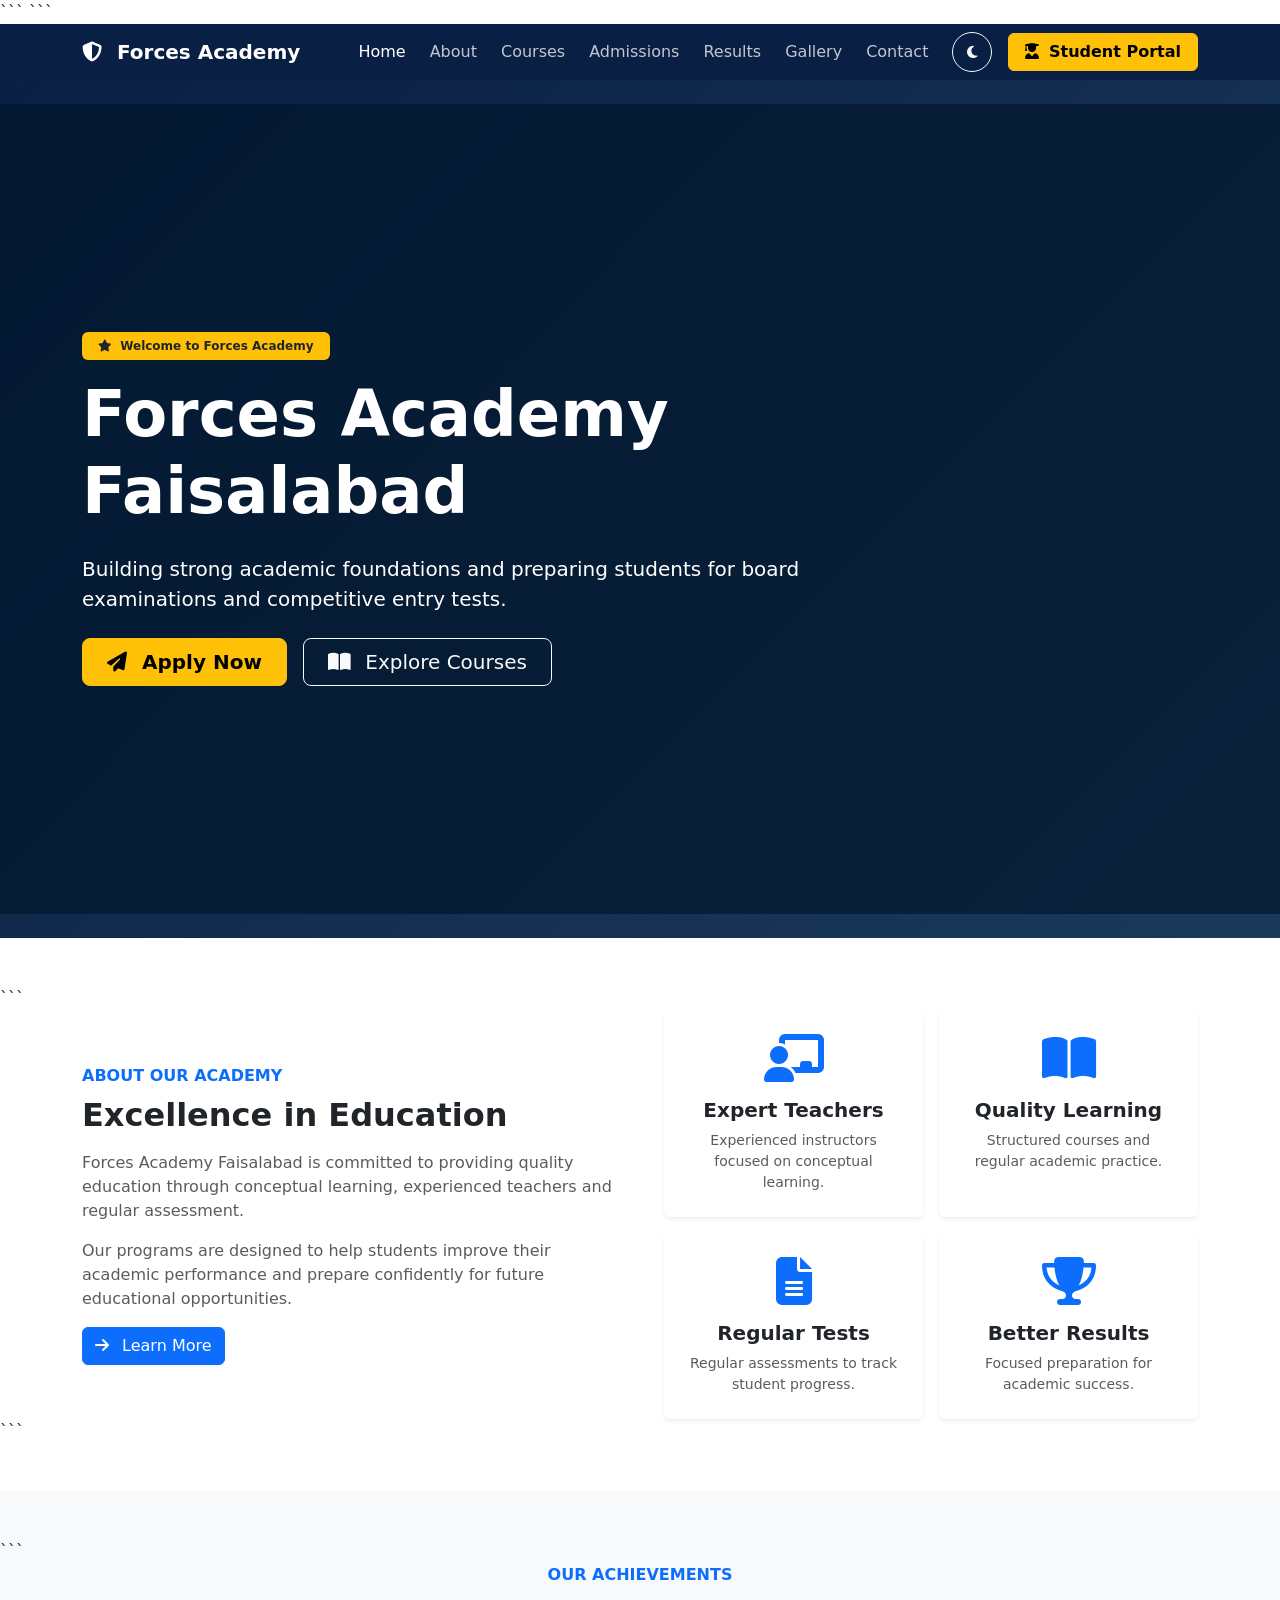
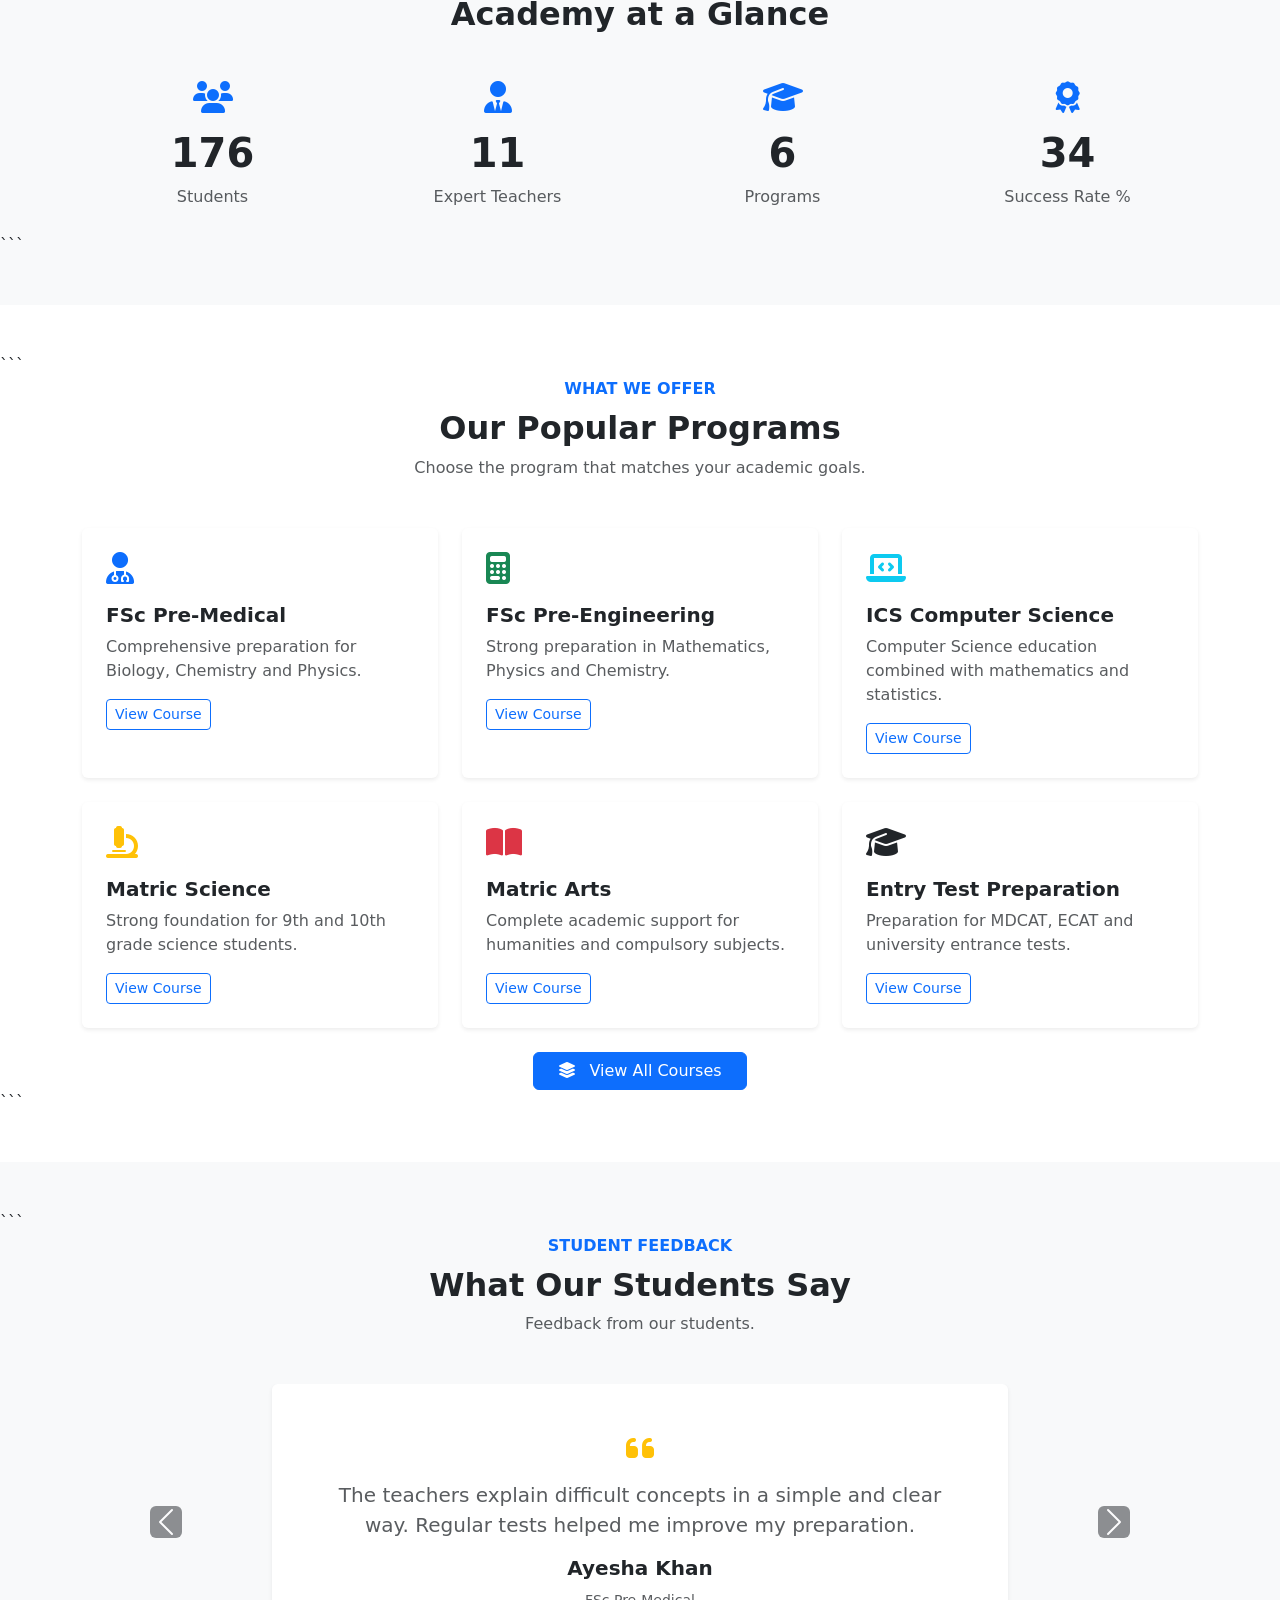
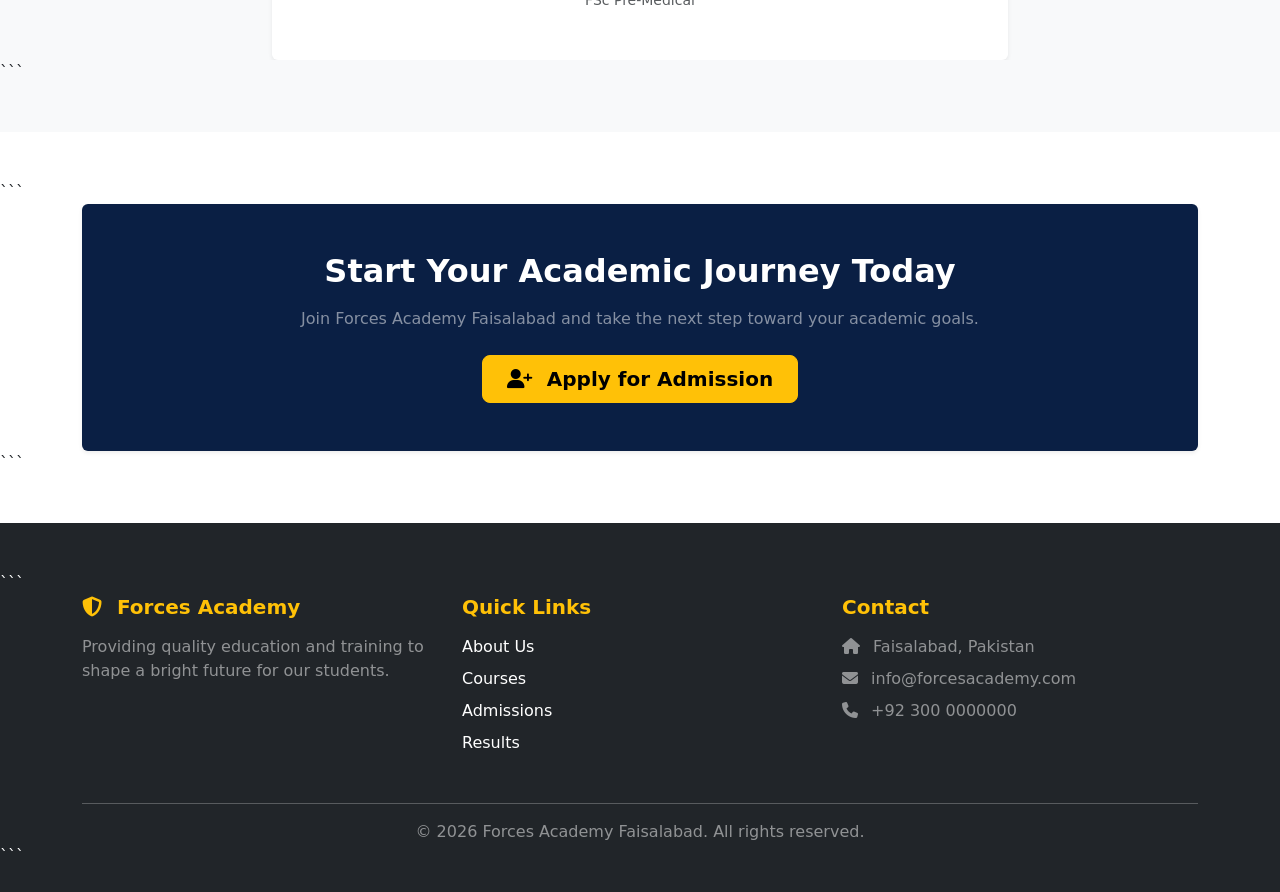
<file: index.html>
<!DOCTYPE html>

<html lang="en">

<head>

```
<meta charset="UTF-8">
<meta name="viewport" content="width=device-width, initial-scale=1.0">

<title>Forces Academy Faisalabad</title>

<!-- =====================================================
     BOOTSTRAP 5
====================================================== -->

<link
    href="https://cdn.jsdelivr.net/npm/bootstrap@5.3.0/dist/css/bootstrap.min.css"
    rel="stylesheet"
>

<!-- =====================================================
     FONT AWESOME
====================================================== -->

<link
    rel="stylesheet"
    href="https://cdnjs.cloudflare.com/ajax/libs/font-awesome/6.4.0/css/all.min.css"
>

<!-- =====================================================
     CUSTOM CSS
====================================================== -->

<link rel="stylesheet" href="css/style.css">

<!-- =====================================================
     APPLY SAVED THEME BEFORE PAGE LOAD
====================================================== -->

<script>
    (function () {

        const savedTheme = localStorage.getItem("theme");

        if (savedTheme === "dark") {
            document.documentElement.classList.add("dark-mode-loading");
        }

    })();
</script>
```

</head>

<body>

<!-- =========================================================
     NAVBAR
========================================================= -->

<nav class="navbar navbar-expand-lg sticky-top" id="mainNav">

```
<div class="container">

    <!-- Logo -->

    <a
        class="navbar-brand fw-bold"
        href="index.html"
    >

        <i class="fas fa-shield-halved me-2"></i>

        Forces Academy

    </a>


    <!-- Mobile Button -->

    <button
        class="navbar-toggler"
        type="button"
        data-bs-toggle="collapse"
        data-bs-target="#navMenu"
        aria-controls="navMenu"
        aria-expanded="false"
        aria-label="Toggle navigation"
    >

        <span class="navbar-toggler-icon"></span>

    </button>


    <!-- Navigation -->

    <div
        class="collapse navbar-collapse"
        id="navMenu"
    >

        <ul class="navbar-nav ms-auto align-items-lg-center gap-lg-2">


            <!-- Home -->

            <li class="nav-item">

                <a
                    class="nav-link active"
                    href="index.html"
                >
                    Home
                </a>

            </li>


            <!-- About -->

            <li class="nav-item">

                <a
                    class="nav-link"
                    href="about.html"
                >
                    About
                </a>

            </li>


            <!-- Courses -->

            <li class="nav-item">

                <a
                    class="nav-link"
                    href="courses.html"
                >
                    Courses
                </a>

            </li>


            <!-- Admissions -->

            <li class="nav-item">

                <a
                    class="nav-link"
                    href="admissions.html"
                >
                    Admissions
                </a>

            </li>


            <!-- Results -->

            <li class="nav-item">

                <a
                    class="nav-link"
                    href="results.html"
                >
                    Results
                </a>

            </li>


            <!-- Gallery -->

            <li class="nav-item">

                <a
                    class="nav-link"
                    href="gallery.html"
                >
                    Gallery
                </a>

            </li>


            <!-- Contact -->

            <li class="nav-item">

                <a
                    class="nav-link"
                    href="contact.html"
                >
                    Contact
                </a>

            </li>


            <!-- =================================================
                 DARK / LIGHT MODE
            ================================================== -->

            <li class="nav-item">

                <button
                    id="theme-toggle"
                    type="button"
                    class="btn btn-sm theme-toggle-btn btn-outline-light ms-lg-2"
                    title="Toggle Dark/Light Mode"
                    aria-label="Toggle Dark/Light Mode"
                >

                    <i
                        id="theme-icon"
                        class="fas fa-moon"
                    ></i>

                </button>

            </li>


            <!-- =================================================
                 STUDENT PORTAL
            ================================================== -->

            <li class="nav-item">

                <a
                    class="btn btn-warning fw-semibold px-3 ms-lg-2"
                    href="https://forces-academy-lms.infinityfreeapp.com/"
                    target="_blank"
                    rel="noopener noreferrer"
                >

                    <i class="fas fa-user-graduate me-1"></i>

                    Student Portal

                </a>

            </li>

        </ul>

    </div>

</div>
```

</nav>

<!-- =========================================================
     HERO SECTION
========================================================= -->

<section id="hero">

```
<div class="hero-overlay">

    <div class="container">

        <div class="row align-items-center min-vh-75">

            <div
                class="col-lg-8 text-white animate-fade-in"
            >

                <span
                    class="badge bg-warning text-dark mb-3 px-3 py-2"
                >

                    <i class="fas fa-star me-1"></i>

                    Welcome to Forces Academy

                </span>


                <h1 class="display-3 fw-bold mb-4">

                    Forces Academy Faisalabad

                </h1>


                <p class="lead mb-4">

                    Building strong academic foundations and preparing
                    students for board examinations and competitive
                    entry tests.

                </p>


                <div class="d-flex flex-wrap gap-3">


                    <!-- Apply Now -->

                    <a
                        href="admissions.html"
                        class="btn btn-warning btn-lg fw-semibold px-4"
                    >

                        <i class="fas fa-paper-plane me-2"></i>

                        Apply Now

                    </a>


                    <!-- Explore Courses -->

                    <a
                        href="courses.html"
                        class="btn btn-outline-light btn-lg px-4"
                    >

                        <i class="fas fa-book-open me-2"></i>

                        Explore Courses

                    </a>

                </div>

            </div>

        </div>

    </div>

</div>
```

</section>

<!-- =========================================================
     INTRODUCTION
========================================================= -->

<section class="py-5">

```
<div class="container">

    <div class="row align-items-center g-5">


        <!-- Introduction Text -->

        <div class="col-lg-6">

            <span class="text-primary fw-semibold">

                ABOUT OUR ACADEMY

            </span>


            <h2 class="fw-bold mb-3 mt-2">

                Excellence in Education

            </h2>


            <p class="text-muted">

                Forces Academy Faisalabad is committed to providing
                quality education through conceptual learning,
                experienced teachers and regular assessment.

            </p>


            <p class="text-muted">

                Our programs are designed to help students improve
                their academic performance and prepare confidently
                for future educational opportunities.

            </p>


            <a
                href="about.html"
                class="btn btn-primary"
            >

                <i class="fas fa-arrow-right me-2"></i>

                Learn More

            </a>

        </div>


        <!-- Features -->

        <div class="col-lg-6">

            <div class="row g-3">


                <!-- Feature 1 -->

                <div class="col-md-6">

                    <div
                        class="card h-100 border-0 shadow-sm text-center p-4"
                    >

                        <i
                            class="fas fa-chalkboard-teacher fa-3x mb-3 text-primary"
                        ></i>


                        <h5 class="fw-bold">

                            Expert Teachers

                        </h5>


                        <p class="text-muted small mb-0">

                            Experienced instructors focused on
                            conceptual learning.

                        </p>

                    </div>

                </div>


                <!-- Feature 2 -->

                <div class="col-md-6">

                    <div
                        class="card h-100 border-0 shadow-sm text-center p-4"
                    >

                        <i
                            class="fas fa-book-open fa-3x mb-3 text-primary"
                        ></i>


                        <h5 class="fw-bold">

                            Quality Learning

                        </h5>


                        <p class="text-muted small mb-0">

                            Structured courses and regular academic
                            practice.

                        </p>

                    </div>

                </div>


                <!-- Feature 3 -->

                <div class="col-md-6">

                    <div
                        class="card h-100 border-0 shadow-sm text-center p-4"
                    >

                        <i
                            class="fas fa-file-alt fa-3x mb-3 text-primary"
                        ></i>


                        <h5 class="fw-bold">

                            Regular Tests

                        </h5>


                        <p class="text-muted small mb-0">

                            Regular assessments to track student
                            progress.

                        </p>

                    </div>

                </div>


                <!-- Feature 4 -->

                <div class="col-md-6">

                    <div
                        class="card h-100 border-0 shadow-sm text-center p-4"
                    >

                        <i
                            class="fas fa-trophy fa-3x mb-3 text-primary"
                        ></i>


                        <h5 class="fw-bold">

                            Better Results

                        </h5>


                        <p class="text-muted small mb-0">

                            Focused preparation for academic success.

                        </p>

                    </div>

                </div>

            </div>

        </div>

    </div>

</div>
```

</section>

<!-- =========================================================
     STATS SECTION
========================================================= -->

<section
    id="stats-section"
    class="py-5 bg-light"
>

```
<div class="container">

    <div class="text-center mb-4">

        <span class="text-primary fw-semibold">

            OUR ACHIEVEMENTS

        </span>


        <h2 class="fw-bold mt-2">

            Academy at a Glance

        </h2>

    </div>


    <div class="row text-center g-4">


        <!-- Students -->

        <div class="col-6 col-lg-3">

            <div class="p-4">

                <i
                    class="fas fa-users fa-2x text-primary mb-3"
                ></i>


                <h2
                    class="fw-bold display-6"
                    data-target="500"
                >
                    0
                </h2>


                <p class="text-muted mb-0">

                    Students

                </p>

            </div>

        </div>


        <!-- Teachers -->

        <div class="col-6 col-lg-3">

            <div class="p-4">

                <i
                    class="fas fa-user-tie fa-2x text-primary mb-3"
                ></i>


                <h2
                    class="fw-bold display-6"
                    data-target="30"
                >
                    0
                </h2>


                <p class="text-muted mb-0">

                    Expert Teachers

                </p>

            </div>

        </div>


        <!-- Programs -->

        <div class="col-6 col-lg-3">

            <div class="p-4">

                <i
                    class="fas fa-graduation-cap fa-2x text-primary mb-3"
                ></i>


                <h2
                    class="fw-bold display-6"
                    data-target="15"
                >
                    0
                </h2>


                <p class="text-muted mb-0">

                    Programs

                </p>

            </div>

        </div>


        <!-- Success -->

        <div class="col-6 col-lg-3">

            <div class="p-4">

                <i
                    class="fas fa-award fa-2x text-primary mb-3"
                ></i>


                <h2
                    class="fw-bold display-6"
                    data-target="95"
                >
                    0
                </h2>


                <p class="text-muted mb-0">

                    Success Rate %

                </p>

            </div>

        </div>

    </div>

</div>
```

</section>

<!-- =========================================================
     COURSES SECTION
========================================================= -->

<section class="py-5">

```
<div class="container">

    <div class="text-center mb-5">

        <span class="text-primary fw-semibold">

            WHAT WE OFFER

        </span>


        <h2 class="fw-bold mt-2">

            Our Popular Programs

        </h2>


        <p class="text-muted">

            Choose the program that matches your academic goals.

        </p>

    </div>


    <div class="row g-4">


        <!-- Course 1 -->

        <div class="col-md-6 col-lg-4">

            <div class="card h-100 border-0 shadow-sm">

                <div class="card-body p-4">

                    <div class="mb-3 text-primary">

                        <i class="fas fa-user-md fa-2x"></i>

                    </div>


                    <h5 class="fw-bold">

                        FSc Pre-Medical

                    </h5>


                    <p class="text-muted">

                        Comprehensive preparation for Biology,
                        Chemistry and Physics.

                    </p>


                    <a
                        href="courses.html"
                        class="btn btn-outline-primary btn-sm"
                    >

                        View Course

                    </a>

                </div>

            </div>

        </div>


        <!-- Course 2 -->

        <div class="col-md-6 col-lg-4">

            <div class="card h-100 border-0 shadow-sm">

                <div class="card-body p-4">

                    <div class="mb-3 text-success">

                        <i class="fas fa-calculator fa-2x"></i>

                    </div>


                    <h5 class="fw-bold">

                        FSc Pre-Engineering

                    </h5>


                    <p class="text-muted">

                        Strong preparation in Mathematics,
                        Physics and Chemistry.

                    </p>


                    <a
                        href="courses.html"
                        class="btn btn-outline-primary btn-sm"
                    >

                        View Course

                    </a>

                </div>

            </div>

        </div>


        <!-- Course 3 -->

        <div class="col-md-6 col-lg-4">

            <div class="card h-100 border-0 shadow-sm">

                <div class="card-body p-4">

                    <div class="mb-3 text-info">

                        <i class="fas fa-laptop-code fa-2x"></i>

                    </div>


                    <h5 class="fw-bold">

                        ICS Computer Science

                    </h5>


                    <p class="text-muted">

                        Computer Science education combined with
                        mathematics and statistics.

                    </p>


                    <a
                        href="courses.html"
                        class="btn btn-outline-primary btn-sm"
                    >

                        View Course

                    </a>

                </div>

            </div>

        </div>


        <!-- Course 4 -->

        <div class="col-md-6 col-lg-4">

            <div class="card h-100 border-0 shadow-sm">

                <div class="card-body p-4">

                    <div class="mb-3 text-warning">

                        <i class="fas fa-microscope fa-2x"></i>

                    </div>


                    <h5 class="fw-bold">

                        Matric Science

                    </h5>


                    <p class="text-muted">

                        Strong foundation for 9th and 10th grade
                        science students.

                    </p>


                    <a
                        href="courses.html"
                        class="btn btn-outline-primary btn-sm"
                    >

                        View Course

                    </a>

                </div>

            </div>

        </div>


        <!-- Course 5 -->

        <div class="col-md-6 col-lg-4">

            <div class="card h-100 border-0 shadow-sm">

                <div class="card-body p-4">

                    <div class="mb-3 text-danger">

                        <i class="fas fa-book-open fa-2x"></i>

                    </div>


                    <h5 class="fw-bold">

                        Matric Arts

                    </h5>


                    <p class="text-muted">

                        Complete academic support for humanities
                        and compulsory subjects.

                    </p>


                    <a
                        href="courses.html"
                        class="btn btn-outline-primary btn-sm"
                    >

                        View Course

                    </a>

                </div>

            </div>

        </div>


        <!-- Course 6 -->

        <div class="col-md-6 col-lg-4">

            <div class="card h-100 border-0 shadow-sm">

                <div class="card-body p-4">

                    <div class="mb-3 text-dark">

                        <i class="fas fa-graduation-cap fa-2x"></i>

                    </div>


                    <h5 class="fw-bold">

                        Entry Test Preparation

                    </h5>


                    <p class="text-muted">

                        Preparation for MDCAT, ECAT and university
                        entrance tests.

                    </p>


                    <a
                        href="courses.html"
                        class="btn btn-outline-primary btn-sm"
                    >

                        View Course

                    </a>

                </div>

            </div>

        </div>

    </div>


    <!-- View All Courses -->

    <div class="text-center mt-4">

        <a
            href="courses.html"
            class="btn btn-primary px-4"
        >

            <i class="fas fa-layer-group me-2"></i>

            View All Courses

        </a>

    </div>

</div>
```

</section>

<!-- =========================================================
     TESTIMONIALS
========================================================= -->

<section class="py-5 bg-light">

```
<div class="container">

    <div class="text-center mb-5">

        <span class="text-primary fw-semibold">

            STUDENT FEEDBACK

        </span>


        <h2 class="fw-bold mt-2">

            What Our Students Say

        </h2>


        <p class="text-muted">

            Feedback from our students.

        </p>

    </div>


    <div
        id="testimonialCarousel"
        class="carousel slide"
        data-bs-ride="carousel"
    >

        <div class="carousel-inner">


            <!-- Testimonial 1 -->

            <div class="carousel-item active">

                <div class="row justify-content-center">

                    <div class="col-lg-8">

                        <div class="card border-0 shadow-sm">

                            <div
                                class="card-body p-5 text-center"
                            >

                                <i
                                    class="fas fa-quote-left fa-2x text-warning mb-3"
                                ></i>


                                <p class="lead text-muted">

                                    The teachers explain difficult
                                    concepts in a simple and clear way.
                                    Regular tests helped me improve
                                    my preparation.

                                </p>


                                <h5 class="fw-bold">

                                    Ayesha Khan

                                </h5>


                                <small class="text-muted">

                                    FSc Pre-Medical

                                </small>

                            </div>

                        </div>

                    </div>

                </div>

            </div>


            <!-- Testimonial 2 -->

            <div class="carousel-item">

                <div class="row justify-content-center">

                    <div class="col-lg-8">

                        <div class="card border-0 shadow-sm">

                            <div
                                class="card-body p-5 text-center"
                            >

                                <i
                                    class="fas fa-quote-left fa-2x text-warning mb-3"
                                ></i>


                                <p class="lead text-muted">

                                    The academy provides a good learning
                                    environment and focuses on both
                                    concepts and exam preparation.

                                </p>


                                <h5 class="fw-bold">

                                    Muhammad Bilal

                                </h5>


                                <small class="text-muted">

                                    FSc Pre-Engineering

                                </small>

                            </div>

                        </div>

                    </div>

                </div>

            </div>


            <!-- Testimonial 3 -->

            <div class="carousel-item">

                <div class="row justify-content-center">

                    <div class="col-lg-8">

                        <div class="card border-0 shadow-sm">

                            <div class="card-body p-5 text-center">

                                <i
                                    class="fas fa-quote-left fa-2x text-warning mb-3"
                                ></i>


                                <p class="lead text-muted">

                                    I found the entry test preparation
                                    very helpful. The regular practice
                                    sessions improved my confidence.

                                </p>


                                <h5 class="fw-bold">

                                    Zainab Fatima

                                </h5>


                                <small class="text-muted">

                                    Entry Test Preparation

                                </small>

                            </div>

                        </div>

                    </div>

                </div>

            </div>

        </div>


        <!-- Previous -->

        <button
            class="carousel-control-prev"
            type="button"
            data-bs-target="#testimonialCarousel"
            data-bs-slide="prev"
        >

            <span
                class="carousel-control-prev-icon bg-dark rounded"
            ></span>

            <span class="visually-hidden">

                Previous

            </span>

        </button>


        <!-- Next -->

        <button
            class="carousel-control-next"
            type="button"
            data-bs-target="#testimonialCarousel"
            data-bs-slide="next"
        >

            <span
                class="carousel-control-next-icon bg-dark rounded"
            ></span>

            <span class="visually-hidden">

                Next

            </span>

        </button>

    </div>

</div>
```

</section>

<!-- =========================================================
     CALL TO ACTION
========================================================= -->

<section class="py-5">

```
<div class="container">

    <div
        class="p-5 text-center rounded shadow-sm"
        style="background-color:#0a1f44;"
    >

        <h2 class="fw-bold text-white mb-3">

            Start Your Academic Journey Today

        </h2>


        <p class="text-white-50 mb-4">

            Join Forces Academy Faisalabad and take the next step
            toward your academic goals.

        </p>


        <a
            href="admissions.html"
            class="btn btn-warning btn-lg fw-semibold px-4"
        >

            <i class="fas fa-user-plus me-2"></i>

            Apply for Admission

        </a>

    </div>

</div>
```

</section>

<!-- =========================================================
     FOOTER
========================================================= -->

<footer class="bg-dark text-white pt-5 pb-4">

```
<div class="container">

    <div class="row text-center text-md-start">


        <!-- About -->

        <div class="col-md-4 mb-4">

            <h5 class="text-warning fw-bold mb-3">

                <i class="fas fa-shield-halved me-2"></i>

                Forces Academy

            </h5>


            <p class="text-white-50">

                Providing quality education and training to shape
                a bright future for our students.

            </p>

        </div>


        <!-- Quick Links -->

        <div class="col-md-4 mb-4">

            <h5 class="text-warning fw-bold mb-3">

                Quick Links

            </h5>


            <p class="mb-2">

                <a
                    href="about.html"
                    class="text-white text-decoration-none"
                >
                    About Us
                </a>

            </p>


            <p class="mb-2">

                <a
                    href="courses.html"
                    class="text-white text-decoration-none"
                >
                    Courses
                </a>

            </p>


            <p class="mb-2">

                <a
                    href="admissions.html"
                    class="text-white text-decoration-none"
                >
                    Admissions
                </a>

            </p>


            <p class="mb-2">

                <a
                    href="results.html"
                    class="text-white text-decoration-none"
                >
                    Results
                </a>

            </p>

        </div>


        <!-- Contact -->

        <div class="col-md-4 mb-4">

            <h5 class="text-warning fw-bold mb-3">

                Contact

            </h5>


            <p class="text-white-50 mb-2">

                <i class="fas fa-home me-2"></i>

                Faisalabad, Pakistan

            </p>


            <p class="text-white-50 mb-2">

                <i class="fas fa-envelope me-2"></i>

                info@forcesacademy.com

            </p>


            <p class="text-white-50 mb-2">

                <i class="fas fa-phone me-2"></i>

                +92 300 0000000

            </p>

        </div>

    </div>


    <hr>


    <div class="text-center">

        <p class="mb-0 text-white-50">

            © 2026 Forces Academy Faisalabad.
            All rights reserved.

        </p>

    </div>

</div>
```

</footer>

<!-- =========================================================
     BACK TO TOP BUTTON
========================================================= -->

<button
id="backToTop"
type="button"
class="btn btn-warning rounded-circle position-fixed bottom-0 end-0 m-4 d-none"
style="width:45px; height:45px; z-index:999;"
title="Back to Top"
aria-label="Back to Top"

>

```
<i class="fas fa-arrow-up"></i>
```

</button>

<!-- =========================================================
     BOOTSTRAP JS
========================================================= -->

<script
    src="https://cdn.jsdelivr.net/npm/bootstrap@5.3.0/dist/js/bootstrap.bundle.min.js"
></script>

<!-- =========================================================
     CUSTOM JS
========================================================= -->

<script src="js/main.js"></script>

</body>
</html>
</file>
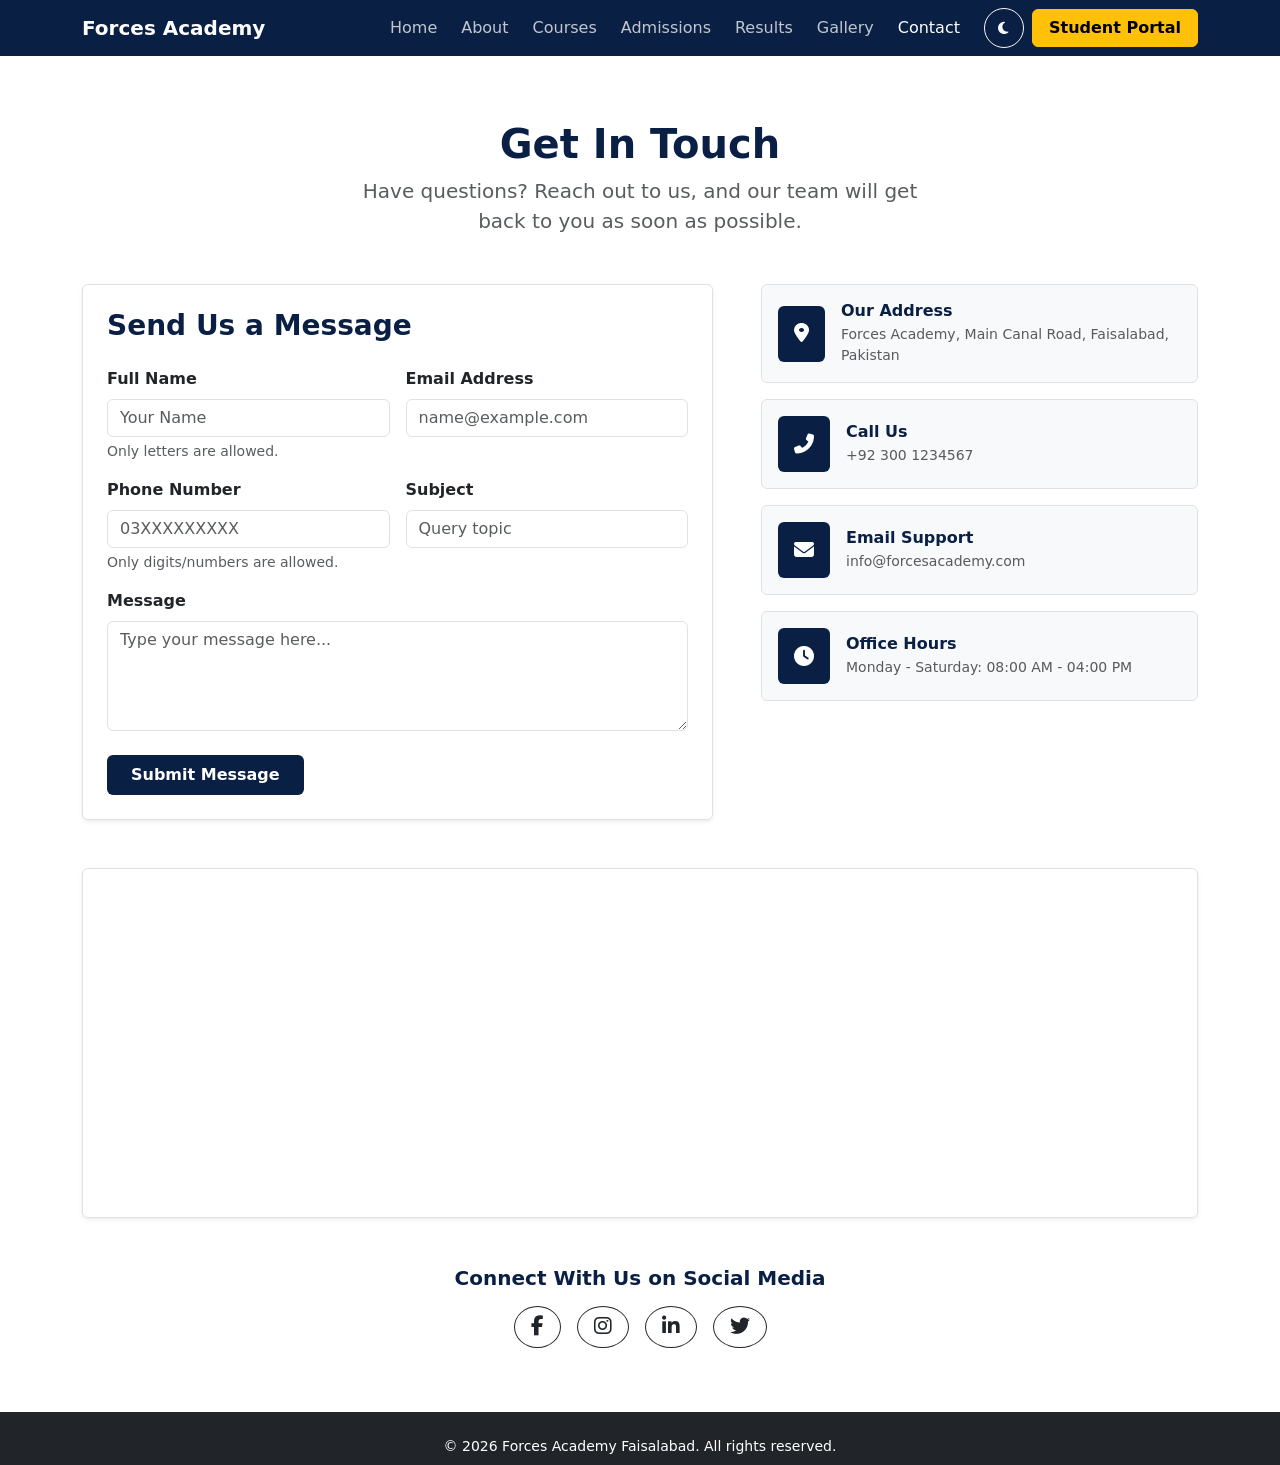
<file: contact.html>
<!DOCTYPE html>
<html lang="en">
<head>
    <meta charset="UTF-8">
    <meta name="viewport" content="width=device-width, initial-scale=1.0">
    <title>Contact Us - Forces Academy Faisalabad</title>
    <!-- Bootstrap 5 CDN -->
    <link href="https://cdn.jsdelivr.net/npm/bootstrap@5.3.0/dist/css/bootstrap.min.css" rel="stylesheet">
    <!-- Font Awesome -->
    <link rel="stylesheet" href="https://cdnjs.cloudflare.com/ajax/libs/font-awesome/6.4.0/css/all.min.css">
    <!-- Custom CSS -->
    <link rel="stylesheet" href="css/style.css">
</head>
<body>

    <!-- NAVBAR SECTION -->
    <nav class="navbar navbar-expand-lg sticky-top" id="mainNav" style="background-color: #0a1f44;">
        <div class="container">
            <a class="navbar-brand fw-bold text-white" href="index.html">Forces Academy</a>
            <button class="navbar-toggler" type="button" data-bs-toggle="collapse" data-bs-target="#navMenu">
                <span class="navbar-toggler-icon"></span>
            </button>
            <div class="collapse navbar-collapse" id="navMenu">
                <ul class="navbar-nav ms-auto align-items-center gap-lg-2">
                    <li class="nav-item"><a class="nav-link text-white-50" href="index.html">Home</a></li>
                    <li class="nav-item"><a class="nav-link text-white-50" href="about.html">About</a></li>
                    <li class="nav-item"><a class="nav-link text-white-50" href="courses.html">Courses</a></li>
                    <li class="nav-item"><a class="nav-link text-white-50" href="admissions.html">Admissions</a></li>
                    <li class="nav-item"><a class="nav-link text-white-50" href="results.html">Results</a></li>
                    <li class="nav-item"><a class="nav-link text-white-50" href="gallery.html">Gallery</a></li>
                    <li class="nav-item"><a class="nav-link active text-white" href="contact.html">Contact</a></li>
                    <li class="nav-item">
                        <button id="theme-toggle" class="btn btn-sm btn-outline-light ms-lg-2" title="Toggle Dark/Light Mode">
                            <i id="theme-icon" class="fas fa-moon"></i>
                        </button>
                    </li>
                    <li class="nav-item"><a class="btn btn-warning fw-semibold px-3" href="https://forces-academy-lms.infinityfreeapp.com/">Student Portal</a></li>
                </ul>
            </div>
        </div>
    </nav>

    <!-- MAIN CONTENT -->
    <main class="container" style="margin-top: 4rem; margin-bottom: 4rem;">
        
        <!-- Heading -->
        <div class="text-center mb-5">
            <h1 class="fw-bold display-6" style="color: #0a1f44;">Get In Touch</h1>
            <p class="lead text-muted mx-auto" style="max-width: 600px;">Have questions? Reach out to us, and our team will get back to you as soon as possible.</p>
        </div>

        <div class="row g-5">
            <!-- SECTION 1: Contact Form -->
            <div class="col-lg-7">
                <div class="p-4 bg-white rounded shadow-sm border">
                    <h3 class="fw-bold mb-4" style="color: #0a1f44;">Send Us a Message</h3>
                    
                    <!-- Alert Message for JS Validation -->
                    <div id="formAlert" class="alert d-none" role="alert"></div>

                    <form id="contactForm" novalidate>
                        <div class="row g-3">
                            <div class="col-md-6">
                                <label for="fullName" class="form-label fw-semibold">Full Name</label>
                                <input type="text" class="form-control" id="fullName" placeholder="Your Name" 
                                       oninput="this.value = this.value.replace(/[^a-zA-Z\s]/g, '')">
                                <div class="form-text small text-muted">Only letters are allowed.</div>
                            </div>
                            <div class="col-md-6">
                                <label for="emailAddr" class="form-label fw-semibold">Email Address</label>
                                <input type="email" class="form-control" id="emailAddr" placeholder="name@example.com">
                            </div>
                            <div class="col-md-6">
                                <label for="phoneNum" class="form-label fw-semibold">Phone Number</label>
                                <input type="tel" class="form-control" id="phoneNum" placeholder="03XXXXXXXXX" 
                                       oninput="this.value = this.value.replace(/[^0-9]/g, '')">
                                <div class="form-text small text-muted">Only digits/numbers are allowed.</div>
                            </div>
                            <div class="col-md-6">
                                <label for="subjectTxt" class="form-label fw-semibold">Subject</label>
                                <input type="text" class="form-control" id="subjectTxt" placeholder="Query topic">
                            </div>
                            <div class="col-12">
                                <label for="messageBody" class="form-label fw-semibold">Message</label>
                                <textarea class="form-control" id="messageBody" rows="4" placeholder="Type your message here..."></textarea>
                            </div>
                            <div class="col-12 mt-4">
                                <button type="submit" class="btn btn-primary px-4 py-2 fw-semibold" style="background-color: #0a1f44; border: none;">Submit Message</button>
                            </div>
                        </div>
                    </form>
                </div>
            </div>

            <!-- SECTION 2: Contact Info Cards -->
            <div class="col-lg-5">
                <div class="row g-3">
                    <!-- Address Card -->
                    <div class="col-12">
                        <div class="p-3 bg-light rounded border d-flex align-items-center">
                            <div class="bg-primary text-white p-3 rounded me-3" style="background-color: #0a1f44 !important;">
                                <i class="fas fa-map-marker-alt fa-lg"></i>
                            </div>
                            <div>
                                <h6 class="fw-bold mb-1" style="color: #0a1f44;">Our Address</h6>
                                <p class="text-muted mb-0 small">Forces Academy, Main Canal Road, Faisalabad, Pakistan</p>
                            </div>
                        </div>
                    </div>
                    <!-- Phone Card -->
                    <div class="col-12">
                        <div class="p-3 bg-light rounded border d-flex align-items-center">
                            <div class="bg-primary text-white p-3 rounded me-3" style="background-color: #0a1f44 !important;">
                                <i class="fas fa-phone-alt fa-lg"></i>
                            </div>
                            <div>
                                <h6 class="fw-bold mb-1" style="color: #0a1f44;">Call Us</h6>
                                <p class="text-muted mb-0 small">+92 300 1234567</p>
                            </div>
                        </div>
                    </div>
                    <!-- Email Card -->
                    <div class="col-12">
                        <div class="p-3 bg-light rounded border d-flex align-items-center">
                            <div class="bg-primary text-white p-3 rounded me-3" style="background-color: #0a1f44 !important;">
                                <i class="fas fa-envelope fa-lg"></i>
                            </div>
                            <div>
                                <h6 class="fw-bold mb-1" style="color: #0a1f44;">Email Support</h6>
                                <p class="text-muted mb-0 small">info@forcesacademy.com</p>
                            </div>
                        </div>
                    </div>
                    <!-- Timing Card -->
                    <div class="col-12">
                        <div class="p-3 bg-light rounded border d-flex align-items-center">
                            <div class="bg-primary text-white p-3 rounded me-3" style="background-color: #0a1f44 !important;">
                                <i class="fas fa-clock fa-lg"></i>
                            </div>
                            <div>
                                <h6 class="fw-bold mb-1" style="color: #0a1f44;">Office Hours</h6>
                                <p class="text-muted mb-0 small">Monday - Saturday: 08:00 AM - 04:00 PM</p>
                            </div>
                        </div>
                    </div>
                </div>
            </div>
        </div>

        <!-- SECTION 3: Embed Google Maps -->
        <div class="row mt-5">
            <div class="col-12">
                <div class="rounded shadow-sm overflow-hidden border" style="height: 350px;">
                    <iframe src="https://www.google.com/maps/embed?pb=!1m18!1m12!1m3!1d108992.93043818329!2d73.0033100236053!3d31.41648873461466!2m3!1f0!2f0!3f0!3m2!1i1024!2i768!4f13.1!3m3!1m2!1s0x392242a895a55755%3A0xcca12f7a11064c56!2sFaisalabad%2C%20Punjab%2C%20Pakistan!5e0!3m2!1sen!2s!4v1720850000000!5m2!1sen!2s" 
                            width="100%" height="100%" style="border:0;" allowfullscreen="" loading="lazy" referrerpolicy="no-referrer-when-downgrade"></iframe>
                </div>
            </div>
        </div>

        <!-- SECTION 4: Social Media Links Row -->
        <div class="text-center mt-5">
            <h5 class="fw-bold mb-3" style="color: #0a1f44;">Connect With Us on Social Media</h5>
            <div class="d-flex justify-content-center gap-3">
                <a href="#" class="btn btn-outline-dark rounded-circle px-3 py-2"><i class="fab fa-facebook-f fa-lg"></i></a>
                <a href="#" class="btn btn-outline-dark rounded-circle px-3 py-2"><i class="fab fa-instagram fa-lg"></i></a>
                <a href="#" class="btn btn-outline-dark rounded-circle px-3 py-2"><i class="fab fa-linkedin-in fa-lg"></i></a>
                <a href="#" class="btn btn-outline-dark rounded-circle px-3 py-2"><i class="fab fa-twitter fa-lg"></i></a>
            </div>
        </div>

    </main>

    <!-- FOOTER -->
    <footer class="bg-dark text-white pt-4 pb-2 mt-auto">
        <div class="container text-center">
            <p class="mb-0 small">© 2026 Forces Academy Faisalabad. All rights reserved.</p>
        </div>
    </footer>

    <!-- Bootstrap 5 JS Bundle -->
    <script src="https://cdn.jsdelivr.net/npm/bootstrap@5.3.0/dist/js/bootstrap.bundle.min.js"></script>
    <!-- Custom JS File Links -->
    <script src="js/main.js"></script>
</body>
</html>
</file>
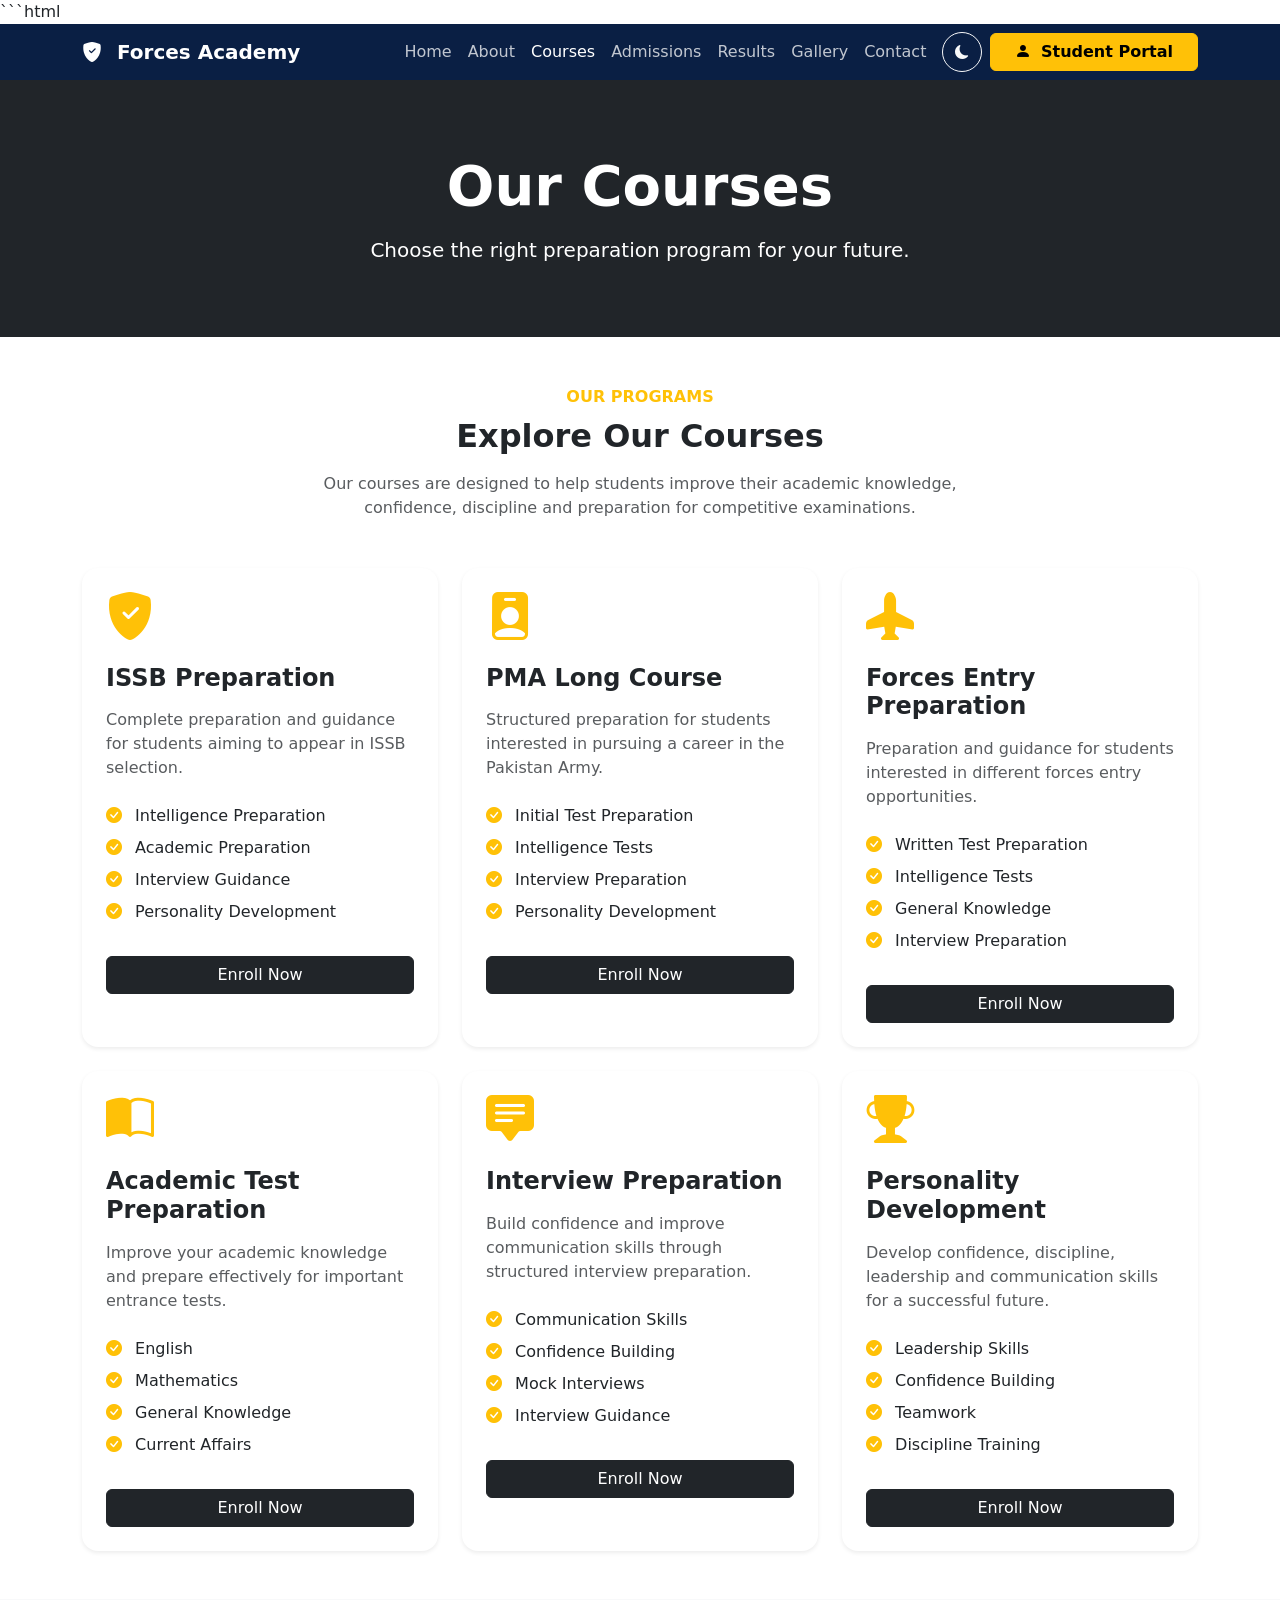
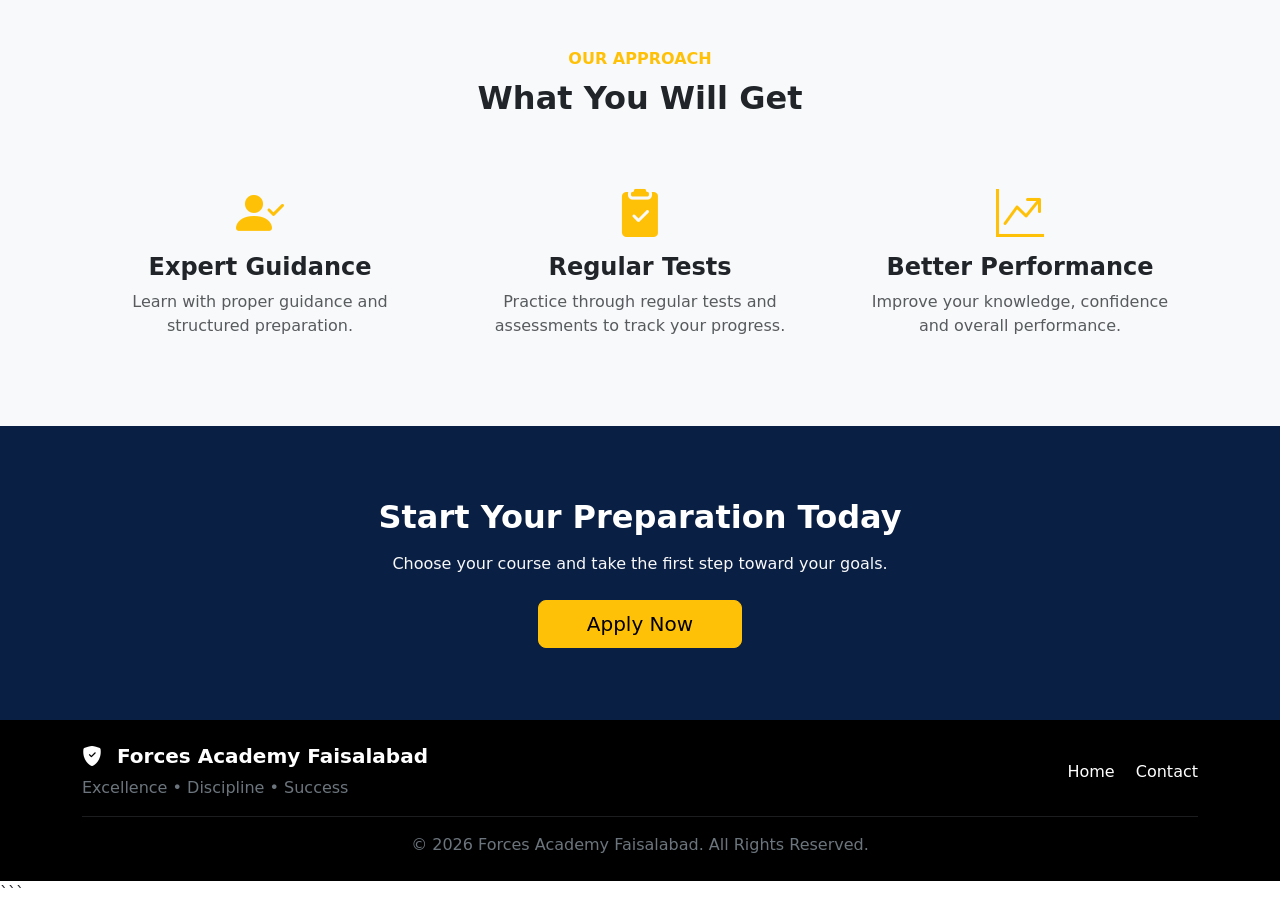
<file: courses.html>
```html
<!DOCTYPE html>
<html lang="en">

<head>

    <meta charset="UTF-8">
    <meta name="viewport" content="width=device-width, initial-scale=1.0">

    <title>Courses | Forces Academy Faisalabad</title>

    <!-- Bootstrap CSS -->
    <link
        href="https://cdn.jsdelivr.net/npm/bootstrap@5.3.3/dist/css/bootstrap.min.css"
        rel="stylesheet"
    >

    <!-- Bootstrap Icons -->
    <link
        rel="stylesheet"
        href="https://cdn.jsdelivr.net/npm/bootstrap-icons@1.11.3/font/bootstrap-icons.min.css"
    >

    <!-- Google Font -->
    <link
        href="https://fonts.googleapis.com/css2?family=Poppins:wght@300;400;500;600;700;800&display=swap"
        rel="stylesheet"
    >

    <!-- Custom CSS -->
    <link rel="stylesheet" href="css/style.css">


    <!-- =====================================================
         DARK / LIGHT MODE CSS
    ====================================================== -->

    <style>

        /* =====================================================
           THEME TRANSITION
        ====================================================== */

        body,
        nav,
        section,
        .card,
        footer,
        .theme-toggle-btn,
        .course-card,
        .feature-box {
            transition:
                background-color 0.3s ease,
                color 0.3s ease,
                border-color 0.3s ease;
        }


        /* =====================================================
           LIGHT MODE
        ====================================================== */

        body {
            background-color: #ffffff;
            color: #212529;
        }


        /* =====================================================
           THEME BUTTON
        ====================================================== */

        .theme-toggle-btn {

            width: 42px;
            height: 38px;

            display: inline-flex;
            align-items: center;
            justify-content: center;

            border-radius: 8px;

            cursor: pointer;

        }


        /* =====================================================
           DARK MODE - BODY
        ====================================================== */

        body.dark-theme {

            background-color: #121212 !important;
            color: #f1f1f1 !important;

        }


        /* =====================================================
           DARK MODE - SECTIONS
        ====================================================== */

        body.dark-theme section {

            background-color: #121212 !important;
            color: #f1f1f1 !important;

        }


        body.dark-theme .bg-light {

            background-color: #1e1e1e !important;
            color: #f1f1f1 !important;

        }


        body.dark-theme .bg-dark {

            background-color: #111111 !important;

        }


        body.dark-theme .bg-black {

            background-color: #050505 !important;

        }


        /* =====================================================
           DARK MODE - NAVBAR
        ====================================================== */

        body.dark-theme nav {

            background-color: #111111 !important;

        }


        body.dark-theme .navbar-brand {

            color: #ffffff !important;

        }


        body.dark-theme .nav-link {

            color: #eeeeee !important;

        }


        body.dark-theme .nav-link:hover,
        body.dark-theme .nav-link.active {

            color: #ffc107 !important;

        }


        /* =====================================================
           DARK MODE - NAVBAR TOGGLER
        ====================================================== */

        body.dark-theme .navbar-toggler {

            background-color: #ffffff !important;
            border-color: #ffffff !important;

        }


        /* =====================================================
           DARK MODE - CARDS
        ====================================================== */

        body.dark-theme .card {

            background-color: #1e1e1e !important;

            color: #f1f1f1 !important;

            border-color: #333333 !important;

        }


        body.dark-theme .card h1,
        body.dark-theme .card h2,
        body.dark-theme .card h3,
        body.dark-theme .card h4,
        body.dark-theme .card h5,
        body.dark-theme .card h6 {

            color: #ffffff !important;

        }


        body.dark-theme .card p {

            color: #d0d0d0 !important;

        }


        /* =====================================================
           DARK MODE - TEXT
        ====================================================== */

        body.dark-theme h1,
        body.dark-theme h2,
        body.dark-theme h3,
        body.dark-theme h4,
        body.dark-theme h5,
        body.dark-theme h6 {

            color: #ffffff !important;

        }


        body.dark-theme p {

            color: #d0d0d0;

        }


        body.dark-theme .text-muted {

            color: #bdbdbd !important;

        }


        body.dark-theme .text-secondary {

            color: #aaaaaa !important;

        }


        body.dark-theme .text-light {

            color: #eeeeee !important;

        }


        /* =====================================================
           DARK MODE - LIST ITEMS
        ====================================================== */

        body.dark-theme .card li {

            color: #dddddd !important;

        }


        /* =====================================================
           DARK MODE - LINKS
        ====================================================== */

        body.dark-theme a:not(.btn) {

            color: #66b2ff;

        }


        body.dark-theme footer a {

            color: #ffffff !important;

        }


        body.dark-theme footer a:hover {

            color: #ffc107 !important;

        }


        /* =====================================================
           DARK MODE - THEME BUTTON
        ====================================================== */

        body.dark-theme .theme-toggle-btn {

            background-color: #ffc107 !important;

            border-color: #ffc107 !important;

            color: #111111 !important;

        }


        /* =====================================================
           DARK MODE - HR
        ====================================================== */

        body.dark-theme hr {

            border-color: #555555 !important;

        }


        /* =====================================================
           DARK MODE - ICONS
        ====================================================== */

        body.dark-theme .text-dark {

            color: #ffffff !important;

        }


        /* =====================================================
           DARK MODE - SHADOW
        ====================================================== */

        body.dark-theme .shadow-sm {

            box-shadow: 0 0.125rem 0.5rem rgba(0, 0, 0, 0.45) !important;

        }


        /* =====================================================
           DARK MODE - CTA
        ====================================================== */

        body.dark-theme .cta-section {

            background-color: #111111 !important;

        }


        /* =====================================================
           DARK MODE - FOOTER
        ====================================================== */

        body.dark-theme footer {

            background-color: #050505 !important;

            color: #ffffff !important;

        }


        /* =====================================================
           PREVENT FLASH WHILE LOADING
        ====================================================== */

        html.dark-mode-loading body {

            background-color: #121212 !important;

        }

    </style>


    <!-- =====================================================
         APPLY SAVED THEME BEFORE PAGE LOAD
    ====================================================== -->

    <script>

        (function () {

            const savedTheme = localStorage.getItem("theme");

            if (savedTheme === "dark") {

                document.documentElement.classList.add(
                    "dark-mode-loading"
                );

            }

        })();

    </script>

</head>


<body>


<!-- =========================================================
     NAVBAR
========================================================= -->

<nav
    class="navbar navbar-expand-lg sticky-top"
    id="mainNav"
    style="background-color:#0a1f44;"
>

    <div class="container">


        <!-- LOGO -->

        <a
            class="navbar-brand fw-bold text-white"
            href="index.html"
        >

            <i class="bi bi-shield-fill-check me-2"></i>

            Forces Academy

        </a>


        <!-- MOBILE BUTTON -->

        <button
            class="navbar-toggler"
            type="button"
            data-bs-toggle="collapse"
            data-bs-target="#mainNavbar"
            aria-controls="mainNavbar"
            aria-expanded="false"
            aria-label="Toggle navigation"
        >

            <span class="navbar-toggler-icon"></span>

        </button>


        <!-- NAVIGATION -->

        <div
            class="collapse navbar-collapse"
            id="mainNavbar"
        >

            <ul class="navbar-nav ms-auto align-items-lg-center">


                <li class="nav-item">

                    <a
                        class="nav-link text-white"
                        href="index.html"
                    >
                        Home
                    </a>

                </li>


                <li class="nav-item">

                    <a
                        class="nav-link text-white"
                        href="about.html"
                    >
                        About
                    </a>

                </li>


                <li class="nav-item">

                    <a
                        class="nav-link active text-warning"
                        href="courses.html"
                    >
                        Courses
                    </a>

                </li>


                <li class="nav-item">

                    <a
                        class="nav-link text-white"
                        href="admissions.html"
                    >
                        Admissions
                    </a>

                </li>


                <li class="nav-item">

                    <a
                        class="nav-link text-white"
                        href="results.html"
                    >
                        Results
                    </a>

                </li>


                <li class="nav-item">

                    <a
                        class="nav-link text-white"
                        href="gallery.html"
                    >
                        Gallery
                    </a>

                </li>


                <li class="nav-item">

                    <a
                        class="nav-link text-white"
                        href="contact.html"
                    >
                        Contact
                    </a>

                </li>


                <!-- DARK / LIGHT MODE -->

                <li class="nav-item ms-lg-2 mt-2 mt-lg-0">

                    <button
                        id="theme-toggle"
                        type="button"
                        class="btn btn-sm btn-outline-light theme-toggle-btn"
                        title="Toggle Dark/Light Mode"
                        aria-label="Toggle Dark/Light Mode"
                    >

                        <i
                            id="theme-icon"
                            class="bi bi-moon-fill"
                        ></i>

                    </button>

                </li>


                <!-- STUDENT PORTAL -->

                <li class="nav-item ms-lg-2 mt-2 mt-lg-0">

                    <a
                        href="https://forces-academy-lms.infinityfreeapp.com/"
                        target="_blank"
                        rel="noopener noreferrer"
                        class="btn btn-warning px-4 fw-semibold"
                    >

                        <i class="bi bi-person-fill me-1"></i>

                        Student Portal

                    </a>

                </li>


            </ul>

        </div>

    </div>

</nav>


<!-- =========================================================
     PAGE HEADER
========================================================= -->

<section
    class="py-5 bg-dark text-white text-center"
>

    <div class="container py-4">

        <h1 class="display-4 fw-bold">

            Our Courses

        </h1>


        <p class="lead mt-3 mb-0">

            Choose the right preparation program for your future.

        </p>

    </div>

</section>


<!-- =========================================================
     COURSES INTRO
========================================================= -->

<section class="py-5">

    <div class="container">


        <div class="text-center mb-5">

            <span class="text-warning fw-semibold">

                OUR PROGRAMS

            </span>


            <h2 class="fw-bold mt-2">

                Explore Our Courses

            </h2>


            <p
                class="text-muted mt-3 mx-auto"
                style="max-width:700px;"
            >

                Our courses are designed to help students improve their
                academic knowledge, confidence, discipline and preparation
                for competitive examinations.

            </p>

        </div>


        <!-- =================================================
             COURSE CARDS
        ================================================== -->

        <div class="row g-4">


            <!-- COURSE 1 -->

            <div class="col-lg-4 col-md-6">

                <div
                    class="card border-0 shadow-sm rounded-4 h-100"
                >

                    <div class="card-body p-4">

                        <div class="mb-4">

                            <i
                                class="bi bi-shield-fill-check display-5 text-warning"
                            ></i>

                        </div>


                        <h4 class="fw-bold">

                            ISSB Preparation

                        </h4>


                        <p class="text-muted mt-3">

                            Complete preparation and guidance for students
                            aiming to appear in ISSB selection.

                        </p>


                        <ul class="list-unstyled mt-4">

                            <li class="mb-2">

                                <i
                                    class="bi bi-check-circle-fill text-warning me-2"
                                ></i>

                                Intelligence Preparation

                            </li>


                            <li class="mb-2">

                                <i
                                    class="bi bi-check-circle-fill text-warning me-2"
                                ></i>

                                Academic Preparation

                            </li>


                            <li class="mb-2">

                                <i
                                    class="bi bi-check-circle-fill text-warning me-2"
                                ></i>

                                Interview Guidance

                            </li>


                            <li>

                                <i
                                    class="bi bi-check-circle-fill text-warning me-2"
                                ></i>

                                Personality Development

                            </li>

                        </ul>


                        <a
                            href="admissions.html"
                            class="btn btn-dark mt-3 w-100"
                        >

                            Enroll Now

                        </a>

                    </div>

                </div>

            </div>


            <!-- COURSE 2 -->

            <div class="col-lg-4 col-md-6">

                <div
                    class="card border-0 shadow-sm rounded-4 h-100"
                >

                    <div class="card-body p-4">

                        <div class="mb-4">

                            <i
                                class="bi bi-person-badge-fill display-5 text-warning"
                            ></i>

                        </div>


                        <h4 class="fw-bold">

                            PMA Long Course

                        </h4>


                        <p class="text-muted mt-3">

                            Structured preparation for students interested
                            in pursuing a career in the Pakistan Army.

                        </p>


                        <ul class="list-unstyled mt-4">

                            <li class="mb-2">

                                <i
                                    class="bi bi-check-circle-fill text-warning me-2"
                                ></i>

                                Initial Test Preparation

                            </li>


                            <li class="mb-2">

                                <i
                                    class="bi bi-check-circle-fill text-warning me-2"
                                ></i>

                                Intelligence Tests

                            </li>


                            <li class="mb-2">

                                <i
                                    class="bi bi-check-circle-fill text-warning me-2"
                                ></i>

                                Interview Preparation

                            </li>


                            <li>

                                <i
                                    class="bi bi-check-circle-fill text-warning me-2"
                                ></i>

                                Personality Development

                            </li>

                        </ul>


                        <a
                            href="admissions.html"
                            class="btn btn-dark mt-3 w-100"
                        >

                            Enroll Now

                        </a>

                    </div>

                </div>

            </div>


            <!-- COURSE 3 -->

            <div class="col-lg-4 col-md-6">

                <div
                    class="card border-0 shadow-sm rounded-4 h-100"
                >

                    <div class="card-body p-4">

                        <div class="mb-4">

                            <i
                                class="bi bi-airplane-fill display-5 text-warning"
                            ></i>

                        </div>


                        <h4 class="fw-bold">

                            Forces Entry Preparation

                        </h4>


                        <p class="text-muted mt-3">

                            Preparation and guidance for students interested
                            in different forces entry opportunities.

                        </p>


                        <ul class="list-unstyled mt-4">

                            <li class="mb-2">

                                <i
                                    class="bi bi-check-circle-fill text-warning me-2"
                                ></i>

                                Written Test Preparation

                            </li>


                            <li class="mb-2">

                                <i
                                    class="bi bi-check-circle-fill text-warning me-2"
                                ></i>

                                Intelligence Tests

                            </li>


                            <li class="mb-2">

                                <i
                                    class="bi bi-check-circle-fill text-warning me-2"
                                ></i>

                                General Knowledge

                            </li>


                            <li>

                                <i
                                    class="bi bi-check-circle-fill text-warning me-2"
                                ></i>

                                Interview Preparation

                            </li>

                        </ul>


                        <a
                            href="admissions.html"
                            class="btn btn-dark mt-3 w-100"
                        >

                            Enroll Now

                        </a>

                    </div>

                </div>

            </div>


            <!-- COURSE 4 -->

            <div class="col-lg-4 col-md-6">

                <div
                    class="card border-0 shadow-sm rounded-4 h-100"
                >

                    <div class="card-body p-4">

                        <div class="mb-4">

                            <i
                                class="bi bi-book-half display-5 text-warning"
                            ></i>

                        </div>


                        <h4 class="fw-bold">

                            Academic Test Preparation

                        </h4>


                        <p class="text-muted mt-3">

                            Improve your academic knowledge and prepare
                            effectively for important entrance tests.

                        </p>


                        <ul class="list-unstyled mt-4">

                            <li class="mb-2">

                                <i
                                    class="bi bi-check-circle-fill text-warning me-2"
                                ></i>

                                English

                            </li>


                            <li class="mb-2">

                                <i
                                    class="bi bi-check-circle-fill text-warning me-2"
                                ></i>

                                Mathematics

                            </li>


                            <li class="mb-2">

                                <i
                                    class="bi bi-check-circle-fill text-warning me-2"
                                ></i>

                                General Knowledge

                            </li>


                            <li>

                                <i
                                    class="bi bi-check-circle-fill text-warning me-2"
                                ></i>

                                Current Affairs

                            </li>

                        </ul>


                        <a
                            href="admissions.html"
                            class="btn btn-dark mt-3 w-100"
                        >

                            Enroll Now

                        </a>

                    </div>

                </div>

            </div>


            <!-- COURSE 5 -->

            <div class="col-lg-4 col-md-6">

                <div
                    class="card border-0 shadow-sm rounded-4 h-100"
                >

                    <div class="card-body p-4">

                        <div class="mb-4">

                            <i
                                class="bi bi-chat-square-text-fill display-5 text-warning"
                            ></i>

                        </div>


                        <h4 class="fw-bold">

                            Interview Preparation

                        </h4>


                        <p class="text-muted mt-3">

                            Build confidence and improve communication skills
                            through structured interview preparation.

                        </p>


                        <ul class="list-unstyled mt-4">

                            <li class="mb-2">

                                <i
                                    class="bi bi-check-circle-fill text-warning me-2"
                                ></i>

                                Communication Skills

                            </li>


                            <li class="mb-2">

                                <i
                                    class="bi bi-check-circle-fill text-warning me-2"
                                ></i>

                                Confidence Building

                            </li>


                            <li class="mb-2">

                                <i
                                    class="bi bi-check-circle-fill text-warning me-2"
                                ></i>

                                Mock Interviews

                            </li>


                            <li>

                                <i
                                    class="bi bi-check-circle-fill text-warning me-2"
                                ></i>

                                Interview Guidance

                            </li>

                        </ul>


                        <a
                            href="admissions.html"
                            class="btn btn-dark mt-3 w-100"
                        >

                            Enroll Now

                        </a>

                    </div>

                </div>

            </div>


            <!-- COURSE 6 -->

            <div class="col-lg-4 col-md-6">

                <div
                    class="card border-0 shadow-sm rounded-4 h-100"
                >

                    <div class="card-body p-4">

                        <div class="mb-4">

                            <i
                                class="bi bi-trophy-fill display-5 text-warning"
                            ></i>

                        </div>


                        <h4 class="fw-bold">

                            Personality Development

                        </h4>


                        <p class="text-muted mt-3">

                            Develop confidence, discipline, leadership and
                            communication skills for a successful future.

                        </p>


                        <ul class="list-unstyled mt-4">

                            <li class="mb-2">

                                <i
                                    class="bi bi-check-circle-fill text-warning me-2"
                                ></i>

                                Leadership Skills

                            </li>


                            <li class="mb-2">

                                <i
                                    class="bi bi-check-circle-fill text-warning me-2"
                                ></i>

                                Confidence Building

                            </li>


                            <li class="mb-2">

                                <i
                                    class="bi bi-check-circle-fill text-warning me-2"
                                ></i>

                                Teamwork

                            </li>


                            <li>

                                <i
                                    class="bi bi-check-circle-fill text-warning me-2"
                                ></i>

                                Discipline Training

                            </li>

                        </ul>


                        <a
                            href="admissions.html"
                            class="btn btn-dark mt-3 w-100"
                        >

                            Enroll Now

                        </a>

                    </div>

                </div>

            </div>


        </div>

    </div>

</section>


<!-- =========================================================
     FEATURES
========================================================= -->

<section class="py-5 bg-light">

    <div class="container">


        <div class="text-center mb-5">

            <span class="text-warning fw-semibold">

                OUR APPROACH

            </span>


            <h2 class="fw-bold mt-2">

                What You Will Get

            </h2>

        </div>


        <div class="row g-4">


            <!-- FEATURE 1 -->

            <div class="col-md-4">

                <div class="text-center p-4">

                    <i
                        class="bi bi-person-check-fill display-5 text-warning"
                    ></i>


                    <h4 class="fw-bold mt-3">

                        Expert Guidance

                    </h4>


                    <p class="text-muted">

                        Learn with proper guidance and structured
                        preparation.

                    </p>

                </div>

            </div>


            <!-- FEATURE 2 -->

            <div class="col-md-4">

                <div class="text-center p-4">

                    <i
                        class="bi bi-clipboard2-check-fill display-5 text-warning"
                    ></i>


                    <h4 class="fw-bold mt-3">

                        Regular Tests

                    </h4>


                    <p class="text-muted">

                        Practice through regular tests and assessments
                        to track your progress.

                    </p>

                </div>

            </div>


            <!-- FEATURE 3 -->

            <div class="col-md-4">

                <div class="text-center p-4">

                    <i
                        class="bi bi-graph-up-arrow display-5 text-warning"
                    ></i>


                    <h4 class="fw-bold mt-3">

                        Better Performance

                    </h4>


                    <p class="text-muted">

                        Improve your knowledge, confidence and overall
                        performance.

                    </p>

                </div>

            </div>


        </div>

    </div>

</section>


<!-- =========================================================
     CTA
========================================================= -->

<section
    class="py-5 text-white text-center cta-section"
    style="background-color:#0a1f44;"
>

    <div class="container py-4">

        <h2 class="fw-bold">

            Start Your Preparation Today

        </h2>


        <p class="text-light mt-3">

            Choose your course and take the first step toward your goals.

        </p>


        <a
            href="admissions.html"
            class="btn btn-warning btn-lg px-5 mt-2"
        >

            Apply Now

        </a>

    </div>

</section>


<!-- =========================================================
     FOOTER
========================================================= -->

<footer
    class="bg-black text-white py-4"
>

    <div class="container">


        <div class="row align-items-center">


            <!-- FOOTER LEFT -->

            <div class="col-md-6 text-center text-md-start">

                <h5 class="fw-bold">

                    <i class="bi bi-shield-fill-check me-2"></i>

                    Forces Academy Faisalabad

                </h5>


                <p class="text-secondary mb-0">

                    Excellence • Discipline • Success

                </p>

            </div>


            <!-- FOOTER LINKS -->

            <div
                class="col-md-6 text-center text-md-end mt-3 mt-md-0"
            >

                <a
                    href="index.html"
                    class="text-white text-decoration-none me-3"
                >

                    Home

                </a>


                <a
                    href="contact.html"
                    class="text-white text-decoration-none"
                >

                    Contact

                </a>

            </div>


        </div>


        <hr class="border-secondary">


        <p class="text-center text-secondary mb-0">

            © 2026 Forces Academy Faisalabad.
            All Rights Reserved.

        </p>

    </div>

</footer>


<!-- =========================================================
     BOOTSTRAP JS
========================================================= -->

<script
    src="https://cdn.jsdelivr.net/npm/bootstrap@5.3.3/dist/js/bootstrap.bundle.min.js"
></script>


<!-- =========================================================
     DARK / LIGHT MODE JAVASCRIPT
========================================================= -->

<script>

    document.addEventListener("DOMContentLoaded", function () {


        const themeButton =
            document.getElementById("theme-toggle");


        const themeIcon =
            document.getElementById("theme-icon");


        /* =================================================
           UPDATE THEME
        ================================================== */

        function updateTheme(isDark) {


            if (isDark) {

                document.body.classList.add("dark-theme");


                if (themeIcon) {

                    themeIcon.classList.remove(
                        "bi-moon-fill"
                    );

                    themeIcon.classList.add(
                        "bi-sun-fill"
                    );

                }


                if (themeButton) {

                    themeButton.classList.remove(
                        "btn-outline-light"
                    );

                    themeButton.classList.add(
                        "btn-warning"
                    );

                }

            }

            else {

                document.body.classList.remove(
                    "dark-theme"
                );


                if (themeIcon) {

                    themeIcon.classList.remove(
                        "bi-sun-fill"
                    );

                    themeIcon.classList.add(
                        "bi-moon-fill"
                    );

                }


                if (themeButton) {

                    themeButton.classList.remove(
                        "btn-warning"
                    );

                    themeButton.classList.add(
                        "btn-outline-light"
                    );

                }

            }

        }


        /* =================================================
           LOAD SAVED THEME
        ================================================== */

        const savedTheme =
            localStorage.getItem("theme");


        if (savedTheme === "dark") {

            updateTheme(true);

        }

        else {

            updateTheme(false);

        }


        /* =================================================
           TOGGLE THEME
        ================================================== */

        if (themeButton) {

            themeButton.addEventListener(
                "click",
                function () {


                    const isCurrentlyDark =
                        document.body.classList.contains(
                            "dark-theme"
                        );


                    const newTheme =
                        !isCurrentlyDark;


                    updateTheme(newTheme);


                    localStorage.setItem(
                        "theme",
                        newTheme ? "dark" : "light"
                    );


                }
            );

        }


    });

</script>


<!-- =========================================================
     CUSTOM JS
========================================================= -->

<script src="js/main.js"></script>


</body>

</html>
```
</file>
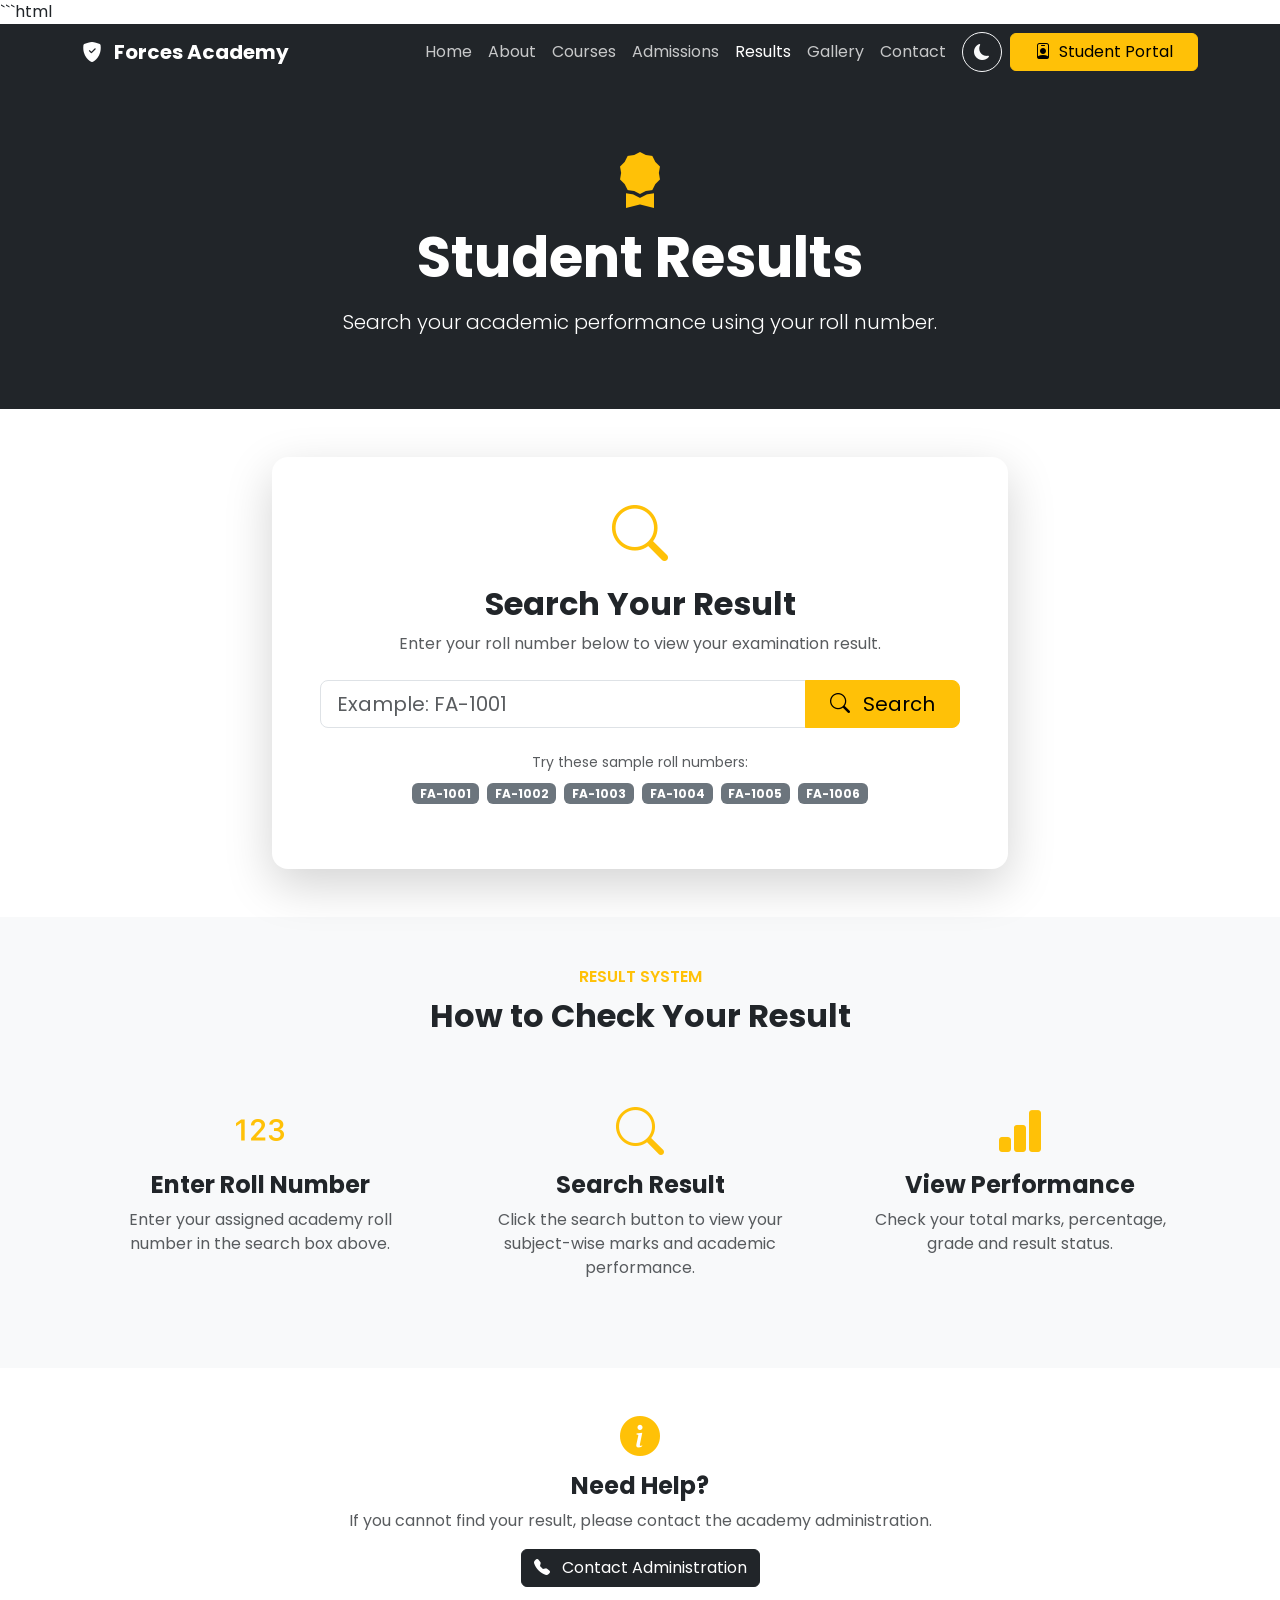
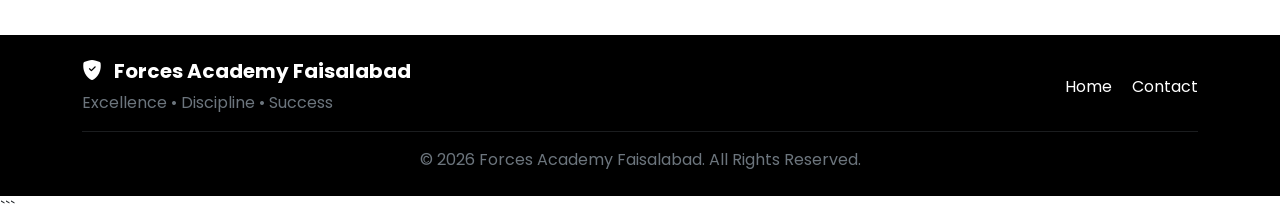
<file: results.html>
```html
<!DOCTYPE html>
<html lang="en">

<head>

    <meta charset="UTF-8">
    <meta name="viewport" content="width=device-width, initial-scale=1.0">

    <title>Results | Forces Academy Faisalabad</title>

    <!-- Bootstrap CSS -->
    <link href="https://cdn.jsdelivr.net/npm/bootstrap@5.3.3/dist/css/bootstrap.min.css"
          rel="stylesheet">

    <!-- Bootstrap Icons -->
    <link rel="stylesheet"
          href="https://cdn.jsdelivr.net/npm/bootstrap-icons@1.11.3/font/bootstrap-icons.min.css">

    <!-- Google Font -->
    <link href="https://fonts.googleapis.com/css2?family=Poppins:wght@300;400;500;600;700;800&display=swap"
          rel="stylesheet">

    <!-- Custom CSS -->
    <link rel="stylesheet" href="css/style.css">


    <!-- ================= DARK / LIGHT MODE CSS ================= -->

    <style>

        html {
            scroll-behavior: smooth;
        }

        body {
            font-family: "Poppins", sans-serif;
            background-color: #ffffff;
            color: #212529;
            transition: background-color 0.3s ease, color 0.3s ease;
        }

        section,
        .card,
        .navbar,
        footer,
        .form-control,
        .form-select,
        .result-summary-box {
            transition:
                background-color 0.3s ease,
                color 0.3s ease,
                border-color 0.3s ease;
        }


        /* ================= DARK MODE ================= */

        body.dark-theme {
            background-color: #121212 !important;
            color: #f1f1f1 !important;
        }

        body.dark-theme section {
            background-color: #121212 !important;
            color: #f1f1f1 !important;
        }

        body.dark-theme .bg-light {
            background-color: #1e1e1e !important;
            color: #f1f1f1 !important;
        }

        body.dark-theme .card {
            background-color: #1e1e1e !important;
            color: #f1f1f1 !important;
            border-color: #333333 !important;
        }

        body.dark-theme h1,
        body.dark-theme h2,
        body.dark-theme h3,
        body.dark-theme h4,
        body.dark-theme h5,
        body.dark-theme h6 {
            color: #ffffff !important;
        }

        body.dark-theme p {
            color: #d0d0d0;
        }

        body.dark-theme .text-muted {
            color: #bdbdbd !important;
        }


        /* ================= NAVBAR ================= */

        body.dark-theme .navbar {
            background-color: #161616 !important;
        }

        body.dark-theme .navbar-brand,
        body.dark-theme .nav-link {
            color: #ffffff !important;
        }

        body.dark-theme .nav-link:hover,
        body.dark-theme .nav-link.active {
            color: #ffc107 !important;
        }


        /* ================= FORM ================= */

        body.dark-theme .form-control,
        body.dark-theme .form-select {
            background-color: #242424 !important;
            color: #ffffff !important;
            border-color: #555555 !important;
        }

        body.dark-theme .form-control::placeholder {
            color: #aaaaaa !important;
        }

        body.dark-theme .form-control:focus,
        body.dark-theme .form-select:focus {
            background-color: #242424 !important;
            color: #ffffff !important;
            border-color: #ffc107 !important;
            box-shadow: 0 0 0 0.2rem rgba(255, 193, 7, 0.15);
        }


        /* ================= RESULT TABLE ================= */

        body.dark-theme .table {
            color: #ffffff !important;
            border-color: #444444 !important;
        }

        body.dark-theme .table td,
        body.dark-theme .table th {
            background-color: #1e1e1e !important;
            color: #ffffff !important;
            border-color: #444444 !important;
        }

        body.dark-theme .table-dark th {
            background-color: #080808 !important;
            color: #ffffff !important;
        }


        /* ================= SUMMARY BOXES ================= */

        .result-summary-box {
            background-color: #f8f9fa;
            border-radius: 12px;
            padding: 20px;
            text-align: center;
        }

        body.dark-theme .result-summary-box {
            background-color: #252525 !important;
            border: 1px solid #3a3a3a;
        }

        body.dark-theme .result-summary-box small {
            color: #bbbbbb !important;
        }

        body.dark-theme .result-summary-box h4 {
            color: #ffc107 !important;
        }


        /* ================= THEME BUTTON ================= */

        .theme-toggle-btn {
            width: 42px;
            height: 38px;

            display: inline-flex;
            align-items: center;
            justify-content: center;

            border-radius: 8px;
            cursor: pointer;

            transition: all 0.3s ease;
        }

        body.dark-theme .theme-toggle-btn {
            background-color: #ffc107 !important;
            border-color: #ffc107 !important;
            color: #111111 !important;
        }


        /* ================= RESULT BADGE ================= */

        .result-status {
            font-size: 0.9rem;
            font-weight: 700;
            padding: 6px 14px;
            border-radius: 20px;
        }


        /* ================= FOOTER ================= */

        body.dark-theme footer {
            background-color: #080808 !important;
        }

    </style>


    <!-- ================= APPLY SAVED THEME ================= -->

    <script>

        (function () {

            const savedTheme = localStorage.getItem("theme");

            if (savedTheme === "dark") {

                document.documentElement.classList.add("dark-mode-loading");

            }

        })();

    </script>

</head>


<body>


<!-- =========================================================
     NAVBAR
========================================================= -->

<nav class="navbar navbar-expand-lg navbar-dark bg-dark sticky-top">

    <div class="container">

        <a class="navbar-brand fw-bold" href="index.html">

            <i class="bi bi-shield-fill-check me-2"></i>

            Forces Academy

        </a>


        <button class="navbar-toggler"
                type="button"
                data-bs-toggle="collapse"
                data-bs-target="#mainNavbar"
                aria-controls="mainNavbar"
                aria-expanded="false"
                aria-label="Toggle navigation">

            <span class="navbar-toggler-icon"></span>

        </button>


        <div class="collapse navbar-collapse" id="mainNavbar">

            <ul class="navbar-nav ms-auto align-items-lg-center">


                <li class="nav-item">
                    <a class="nav-link" href="index.html">
                        Home
                    </a>
                </li>


                <li class="nav-item">
                    <a class="nav-link" href="about.html">
                        About
                    </a>
                </li>


                <li class="nav-item">
                    <a class="nav-link" href="courses.html">
                        Courses
                    </a>
                </li>


                <li class="nav-item">
                    <a class="nav-link" href="admissions.html">
                        Admissions
                    </a>
                </li>


                <li class="nav-item">
                    <a class="nav-link active" href="results.html">
                        Results
                    </a>
                </li>


                <li class="nav-item">
                    <a class="nav-link" href="gallery.html">
                        Gallery
                    </a>
                </li>


                <li class="nav-item">
                    <a class="nav-link" href="contact.html">
                        Contact
                    </a>
                </li>


                <!-- DARK / LIGHT BUTTON -->

                <li class="nav-item ms-lg-2 mt-2 mt-lg-0">

                    <button
                        id="theme-toggle"
                        type="button"
                        class="btn btn-outline-light theme-toggle-btn"
                        title="Toggle Dark / Light Mode"
                        aria-label="Toggle Dark / Light Mode">

                        <i id="theme-icon"
                           class="bi bi-moon-fill">
                        </i>

                    </button>

                </li>


                <!-- STUDENT PORTAL -->

                <li class="nav-item ms-lg-2 mt-2 mt-lg-0">

                    <a href="https://forces-academy-lms.infinityfreeapp.com/"
                       target="_blank"
                       rel="noopener noreferrer"
                       class="btn btn-warning px-4">

                        <i class="bi bi-person-badge me-1"></i>

                        Student Portal

                    </a>

                </li>

            </ul>

        </div>

    </div>

</nav>



<!-- =========================================================
     PAGE HEADER
========================================================= -->

<section class="py-5 bg-dark text-white text-center">

    <div class="container py-4">

        <i class="bi bi-award-fill text-warning display-4"></i>

        <h1 class="display-4 fw-bold mt-3">
            Student Results
        </h1>

        <p class="lead mt-3 mb-0">
            Search your academic performance using your roll number.
        </p>

    </div>

</section>



<!-- =========================================================
     SEARCH RESULT
========================================================= -->

<section class="py-5">

    <div class="container">

        <div class="row justify-content-center">

            <div class="col-lg-8">


                <div class="card border-0 shadow-lg rounded-4">

                    <div class="card-body p-4 p-md-5 text-center">


                        <div class="mb-4">

                            <i class="bi bi-search display-4 text-warning"></i>

                        </div>


                        <h2 class="fw-bold">
                            Search Your Result
                        </h2>


                        <p class="text-muted mb-4">

                            Enter your roll number below to view your
                            examination result.

                        </p>


                        <form id="resultSearchForm">

                            <div class="input-group input-group-lg">

                                <input
                                    type="text"
                                    id="rollNumber"
                                    class="form-control"
                                    placeholder="Example: FA-1001"
                                    autocomplete="off"
                                    required>


                                <button
                                    type="submit"
                                    class="btn btn-warning px-4">

                                    <i class="bi bi-search me-2"></i>

                                    Search

                                </button>

                            </div>

                        </form>


                        <!-- SAMPLE ROLL NUMBERS -->

                        <div class="mt-4">

                            <small class="text-muted d-block mb-2">
                                Try these sample roll numbers:
                            </small>

                            <span class="badge text-bg-secondary me-1">
                                FA-1001
                            </span>

                            <span class="badge text-bg-secondary me-1">
                                FA-1002
                            </span>

                            <span class="badge text-bg-secondary me-1">
                                FA-1003
                            </span>

                            <span class="badge text-bg-secondary me-1">
                                FA-1004
                            </span>

                            <span class="badge text-bg-secondary me-1">
                                FA-1005
                            </span>

                            <span class="badge text-bg-secondary">
                                FA-1006
                            </span>

                        </div>


                        <div id="searchMessage"
                             class="mt-3">
                        </div>

                    </div>

                </div>

            </div>

        </div>

    </div>

</section>



<!-- =========================================================
     RESULT CARD
========================================================= -->

<section id="resultSection"
         class="pb-5"
         style="display: none;">

    <div class="container">

        <div class="row justify-content-center">

            <div class="col-lg-10">


                <div class="card border-0 shadow-lg rounded-4 overflow-hidden">


                    <!-- RESULT HEADER -->

                    <div class="bg-dark text-white p-4 text-center">

                        <i class="bi bi-award-fill text-warning display-5"></i>

                        <h2 class="fw-bold mt-2 mb-1">
                            Examination Result
                        </h2>

                        <p class="mb-0 text-light">
                            Forces Academy Faisalabad
                        </p>

                    </div>



                    <!-- STUDENT INFORMATION -->

                    <div class="card-body p-4 p-md-5">


                        <div class="row g-4 mb-5">


                            <div class="col-md-6">

                                <p class="text-muted mb-1">
                                    Student Name
                                </p>

                                <h5 id="studentName"
                                    class="fw-bold">
                                </h5>

                            </div>


                            <div class="col-md-6">

                                <p class="text-muted mb-1">
                                    Roll Number
                                </p>

                                <h5 id="studentRoll"
                                    class="fw-bold">
                                </h5>

                            </div>


                            <div class="col-md-6">

                                <p class="text-muted mb-1">
                                    Course
                                </p>

                                <h5 id="studentCourse"
                                    class="fw-bold">
                                </h5>

                            </div>


                            <div class="col-md-6">

                                <p class="text-muted mb-1">
                                    Examination
                                </p>

                                <h5 id="studentExam"
                                    class="fw-bold">
                                </h5>

                            </div>

                        </div>



                        <!-- RESULT TABLE -->

                        <h5 class="fw-bold mb-3">

                            <i class="bi bi-table text-warning me-2"></i>

                            Subject-wise Marks

                        </h5>


                        <div class="table-responsive">

                            <table class="table table-bordered align-middle">

                                <thead class="table-dark">

                                    <tr>

                                        <th>
                                            Subject
                                        </th>

                                        <th>
                                            Total Marks
                                        </th>

                                        <th>
                                            Obtained Marks
                                        </th>

                                        <th>
                                            Grade
                                        </th>

                                    </tr>

                                </thead>


                                <tbody id="resultTable">
                                </tbody>


                                <tfoot>

                                    <tr class="fw-bold">

                                        <td>
                                            Total
                                        </td>

                                        <td id="totalMarks">
                                        </td>

                                        <td id="obtainedMarks">
                                        </td>

                                        <td id="overallGrade">
                                        </td>

                                    </tr>

                                </tfoot>

                            </table>

                        </div>



                        <!-- RESULT SUMMARY -->

                        <div class="row g-3 mt-4">


                            <div class="col-md-4">

                                <div class="result-summary-box">

                                    <small>
                                        Percentage
                                    </small>

                                    <h4 id="percentage"
                                        class="fw-bold mt-1 mb-0">
                                    </h4>

                                </div>

                            </div>


                            <div class="col-md-4">

                                <div class="result-summary-box">

                                    <small>
                                        Overall Grade
                                    </small>

                                    <h4 id="grade"
                                        class="fw-bold mt-1 mb-0">
                                    </h4>

                                </div>

                            </div>


                            <div class="col-md-4">

                                <div class="result-summary-box">

                                    <small>
                                        Result Status
                                    </small>

                                    <h4 id="status"
                                        class="fw-bold mt-1 mb-0">
                                    </h4>

                                </div>

                            </div>

                        </div>



                        <!-- SEARCH AGAIN -->

                        <div class="text-center mt-5">

                            <button
                                type="button"
                                onclick="searchAgain()"
                                class="btn btn-outline-dark">

                                <i class="bi bi-arrow-left me-2"></i>

                                Search Another Result

                            </button>

                        </div>

                    </div>

                </div>

            </div>

        </div>

    </div>

</section>



<!-- =========================================================
     SAMPLE RESULT INFORMATION
========================================================= -->

<section class="py-5 bg-light">

    <div class="container">

        <div class="text-center mb-5">

            <span class="text-warning fw-semibold">
                RESULT SYSTEM
            </span>

            <h2 class="fw-bold mt-2">
                How to Check Your Result
            </h2>

        </div>


        <div class="row g-4">


            <div class="col-md-4">

                <div class="text-center p-4">

                    <i class="bi bi-123 display-5 text-warning"></i>

                    <h4 class="fw-bold mt-3">
                        Enter Roll Number
                    </h4>

                    <p class="text-muted">
                        Enter your assigned academy roll number in the
                        search box above.
                    </p>

                </div>

            </div>


            <div class="col-md-4">

                <div class="text-center p-4">

                    <i class="bi bi-search display-5 text-warning"></i>

                    <h4 class="fw-bold mt-3">
                        Search Result
                    </h4>

                    <p class="text-muted">
                        Click the search button to view your subject-wise
                        marks and academic performance.
                    </p>

                </div>

            </div>


            <div class="col-md-4">

                <div class="text-center p-4">

                    <i class="bi bi-bar-chart-fill display-5 text-warning"></i>

                    <h4 class="fw-bold mt-3">
                        View Performance
                    </h4>

                    <p class="text-muted">
                        Check your total marks, percentage, grade and
                        result status.
                    </p>

                </div>

            </div>

        </div>

    </div>

</section>



<!-- =========================================================
     HELP SECTION
========================================================= -->

<section class="py-5">

    <div class="container">

        <div class="text-center">

            <i class="bi bi-info-circle-fill text-warning display-6"></i>

            <h4 class="fw-bold mt-3">
                Need Help?
            </h4>

            <p class="text-muted">

                If you cannot find your result, please contact the
                academy administration.

            </p>

            <a href="contact.html"
               class="btn btn-dark">

                <i class="bi bi-telephone-fill me-2"></i>

                Contact Administration

            </a>

        </div>

    </div>

</section>



<!-- =========================================================
     FOOTER
========================================================= -->

<footer class="bg-black text-white py-4">

    <div class="container">

        <div class="row align-items-center">


            <div class="col-md-6 text-center text-md-start">

                <h5 class="fw-bold">

                    <i class="bi bi-shield-fill-check me-2"></i>

                    Forces Academy Faisalabad

                </h5>

                <p class="text-secondary mb-0">

                    Excellence • Discipline • Success

                </p>

            </div>


            <div class="col-md-6 text-center text-md-end mt-3 mt-md-0">

                <a href="index.html"
                   class="text-white text-decoration-none me-3">

                    Home

                </a>


                <a href="contact.html"
                   class="text-white text-decoration-none">

                    Contact

                </a>

            </div>

        </div>


        <hr class="border-secondary">


        <p class="text-center text-secondary mb-0">

            © 2026 Forces Academy Faisalabad.
            All Rights Reserved.

        </p>

    </div>

</footer>



<!-- =========================================================
     BOOTSTRAP JS
========================================================= -->

<script src="https://cdn.jsdelivr.net/npm/bootstrap@5.3.3/dist/js/bootstrap.bundle.min.js"></script>



<!-- =========================================================
     DARK / LIGHT MODE JAVASCRIPT
========================================================= -->

<script>

document.addEventListener("DOMContentLoaded", function () {

    const themeButton = document.getElementById("theme-toggle");
    const themeIcon = document.getElementById("theme-icon");


    function updateTheme(isDark) {

        if (isDark) {

            document.body.classList.add("dark-theme");

            themeIcon.classList.remove("bi-moon-fill");
            themeIcon.classList.add("bi-sun-fill");

            themeButton.classList.remove("btn-outline-light");
            themeButton.classList.add("btn-warning");

            themeButton.setAttribute(
                "title",
                "Switch to Light Mode"
            );

        } else {

            document.body.classList.remove("dark-theme");

            themeIcon.classList.remove("bi-sun-fill");
            themeIcon.classList.add("bi-moon-fill");

            themeButton.classList.remove("btn-warning");
            themeButton.classList.add("btn-outline-light");

            themeButton.setAttribute(
                "title",
                "Switch to Dark Mode"
            );

        }

    }


    /* LOAD SAVED THEME */

    const savedTheme = localStorage.getItem("theme");

    if (savedTheme === "dark") {

        updateTheme(true);

    } else {

        updateTheme(false);

    }


    /* TOGGLE THEME */

    themeButton.addEventListener("click", function () {

        const isDark =
            document.body.classList.contains("dark-theme");

        const newTheme = !isDark;

        updateTheme(newTheme);

        localStorage.setItem(
            "theme",
            newTheme ? "dark" : "light"
        );

    });

});

</script>



<!-- =========================================================
     RESULT JAVASCRIPT
========================================================= -->

<script>

/* =========================================================
   SAMPLE STUDENT DATA
========================================================= */

const students = {


    "FA-1001": {

        name: "Muhammad Ali",
        course: "PMA Long Course",
        exam: "Monthly Assessment",

        subjects: [

            {
                name: "English",
                total: 100,
                obtained: 82,
                grade: "A"
            },

            {
                name: "Mathematics",
                total: 100,
                obtained: 88,
                grade: "A"
            },

            {
                name: "General Knowledge",
                total: 100,
                obtained: 76,
                grade: "B+"
            },

            {
                name: "Intelligence",
                total: 100,
                obtained: 91,
                grade: "A+"
            }

        ]

    },


    "FA-1002": {

        name: "Ayesha Khan",
        course: "ISSB Preparation",
        exam: "Monthly Assessment",

        subjects: [

            {
                name: "English",
                total: 100,
                obtained: 89,
                grade: "A"
            },

            {
                name: "Mathematics",
                total: 100,
                obtained: 94,
                grade: "A+"
            },

            {
                name: "General Knowledge",
                total: 100,
                obtained: 86,
                grade: "A"
            },

            {
                name: "Intelligence",
                total: 100,
                obtained: 92,
                grade: "A+"
            }

        ]

    },


    "FA-1003": {

        name: "Hassan Ahmed",
        course: "Forces Entry Preparation",
        exam: "Monthly Assessment",

        subjects: [

            {
                name: "English",
                total: 100,
                obtained: 72,
                grade: "B"
            },

            {
                name: "Mathematics",
                total: 100,
                obtained: 81,
                grade: "A"
            },

            {
                name: "General Knowledge",
                total: 100,
                obtained: 74,
                grade: "B"
            },

            {
                name: "Intelligence",
                total: 100,
                obtained: 85,
                grade: "A"
            }

        ]

    },


    "FA-1004": {

        name: "Zainab Fatima",
        course: "Academic Test Preparation",
        exam: "Monthly Assessment",

        subjects: [

            {
                name: "English",
                total: 100,
                obtained: 95,
                grade: "A+"
            },

            {
                name: "Mathematics",
                total: 100,
                obtained: 91,
                grade: "A+"
            },

            {
                name: "General Knowledge",
                total: 100,
                obtained: 88,
                grade: "A"
            },

            {
                name: "Current Affairs",
                total: 100,
                obtained: 90,
                grade: "A+"
            }

        ]

    },


    "FA-1005": {

        name: "Usman Raza",
        course: "Interview Preparation",
        exam: "Monthly Assessment",

        subjects: [

            {
                name: "Communication",
                total: 100,
                obtained: 78,
                grade: "B+"
            },

            {
                name: "General Knowledge",
                total: 100,
                obtained: 83,
                grade: "A"
            },

            {
                name: "Confidence Test",
                total: 100,
                obtained: 87,
                grade: "A"
            },

            {
                name: "Interview Skills",
                total: 100,
                obtained: 80,
                grade: "A"
            }

        ]

    },


    "FA-1006": {

        name: "Hamza Ahmed",
        course: "Personality Development",
        exam: "Monthly Assessment",

        subjects: [

            {
                name: "Leadership",
                total: 100,
                obtained: 69,
                grade: "B"
            },

            {
                name: "Communication",
                total: 100,
                obtained: 75,
                grade: "B+"
            },

            {
                name: "Teamwork",
                total: 100,
                obtained: 82,
                grade: "A"
            },

            {
                name: "Discipline",
                total: 100,
                obtained: 88,
                grade: "A"
            }

        ]

    }

};



/* =========================================================
   SEARCH FORM
========================================================= */

document
    .getElementById("resultSearchForm")
    .addEventListener("submit", function (event) {

        event.preventDefault();


        const rollNumber = document
            .getElementById("rollNumber")
            .value
            .trim()
            .toUpperCase();


        const message =
            document.getElementById("searchMessage");


        const student =
            students[rollNumber];


        /* ================= NO RESULT ================= */

        if (!student) {

            message.innerHTML = `

                <div class="alert alert-danger">

                    <i class="bi bi-exclamation-circle-fill me-2"></i>

                    No result found for roll number
                    <strong>${rollNumber}</strong>.

                    <br>

                    Please check your roll number and try again.

                </div>

            `;


            document
                .getElementById("resultSection")
                .style.display = "none";


            return;

        }



        /* ================= CALCULATE TOTALS ================= */

        let totalMarks = 0;
        let obtainedMarks = 0;

        let tableHTML = "";


        student.subjects.forEach(function (subject) {

            totalMarks += subject.total;

            obtainedMarks += subject.obtained;


            tableHTML += `

                <tr>

                    <td>
                        ${subject.name}
                    </td>

                    <td>
                        ${subject.total}
                    </td>

                    <td>
                        <strong>
                            ${subject.obtained}
                        </strong>
                    </td>

                    <td>
                        <strong>
                            ${subject.grade}
                        </strong>
                    </td>

                </tr>

            `;

        });



        /* ================= PERCENTAGE ================= */

        const percentage =
            ((obtainedMarks / totalMarks) * 100)
            .toFixed(2);



        /* ================= OVERALL GRADE ================= */

        let overallGrade;


        if (percentage >= 90) {

            overallGrade = "A+";

        } else if (percentage >= 80) {

            overallGrade = "A";

        } else if (percentage >= 70) {

            overallGrade = "B+";

        } else if (percentage >= 60) {

            overallGrade = "B";

        } else if (percentage >= 50) {

            overallGrade = "C";

        } else {

            overallGrade = "F";

        }



        /* ================= STATUS ================= */

        const status =
            percentage >= 50
                ? "PASS"
                : "FAIL";



        /* ================= DISPLAY STUDENT ================= */

        document.getElementById("studentName")
            .textContent = student.name;


        document.getElementById("studentRoll")
            .textContent = rollNumber;


        document.getElementById("studentCourse")
            .textContent = student.course;


        document.getElementById("studentExam")
            .textContent = student.exam;



        /* ================= DISPLAY TABLE ================= */

        document.getElementById("resultTable")
            .innerHTML = tableHTML;


        document.getElementById("totalMarks")
            .textContent = totalMarks;


        document.getElementById("obtainedMarks")
            .textContent = obtainedMarks;


        document.getElementById("overallGrade")
            .textContent = overallGrade;



        /* ================= DISPLAY SUMMARY ================= */

        document.getElementById("percentage")
            .textContent = percentage + "%";


        document.getElementById("grade")
            .textContent = overallGrade;


        document.getElementById("status")
            .textContent = status;



        /* ================= HIDE ERROR MESSAGE ================= */

        message.innerHTML = "";



        /* ================= SHOW RESULT ================= */

        document.getElementById("resultSection")
            .style.display = "block";



        /* ================= SCROLL TO RESULT ================= */

        document.getElementById("resultSection")
            .scrollIntoView({

                behavior: "smooth"

            });

    });



/* =========================================================
   SEARCH AGAIN
========================================================= */

function searchAgain() {

    document
        .getElementById("resultSection")
        .style.display = "none";


    document
        .getElementById("rollNumber")
        .value = "";


    document
        .getElementById("searchMessage")
        .innerHTML = "";


    window.scrollTo({

        top: 0,
        behavior: "smooth"

    });

}

</script>


<!-- Custom JS -->
<script src="js/main.js"></script>


</body>

</html>
```
</file>
<file: css/style.css>
/* =========================================================
   FORCES ACADEMY FAISALABAD
   MAIN STYLESHEET
   ========================================================= */


/* =========================================================
   1. GENERAL
   ========================================================= */

html {
    scroll-behavior: smooth;
}


body {
    margin: 0;
    padding: 0;

    background-color: #ffffff;
    color: #212529;

    transition:
        background-color 0.3s ease,
        color 0.3s ease;
}


/* Smooth transition */

body,
section,
.card,
footer,
.navbar,
.form-control,
.form-select,
textarea,
.bg-light,
.bg-white {
    transition:
        background-color 0.3s ease,
        color 0.3s ease,
        border-color 0.3s ease;
}


/* =========================================================
   2. NAVBAR
   ========================================================= */

#mainNav {

    background-color: #0a1f44;

    transition:
        background-color 0.3s ease,
        box-shadow 0.3s ease;
}


.navbar-brand {

    color: #ffffff !important;

}


.navbar .nav-link {

    color: rgba(255, 255, 255, 0.75) !important;

    transition:
        color 0.3s ease;

}


.navbar .nav-link:hover,
.navbar .nav-link.active {

    color: #ffffff !important;

}


.navbar-toggler {

    border-color:
        rgba(255, 255, 255, 0.5);

}


.navbar-toggler-icon {

    filter:
        brightness(0)
        invert(1);

}


/* =========================================================
   3. THEME TOGGLE
   ========================================================= */

#theme-toggle {

    width: 40px;
    height: 40px;

    display: flex;

    align-items: center;
    justify-content: center;

    cursor: pointer;

    border-radius: 50%;

    transition:
        background-color 0.3s ease,
        color 0.3s ease,
        border-color 0.3s ease,
        transform 0.3s ease;

}


#theme-toggle:hover {

    transform: scale(1.08);

}


/* =========================================================
   4. HERO
   ========================================================= */

#hero {

    background-image:
        linear-gradient(
            135deg,
            #0a1f44 0%,
            #1a3a5b 100%
        );

    background-size: cover;

    background-position: center;

    min-height: 90vh;

}


.hero-overlay {

    background:
        rgba(0, 20, 40, 0.65);

    min-height: 90vh;

    display: flex;

    align-items: center;

}


/* =========================================================
   5. CARDS
   ========================================================= */

.card {

    transition:
        background-color 0.3s ease,
        color 0.3s ease,
        box-shadow 0.3s ease,
        transform 0.3s ease;

}


.card:hover {

    transform:
        translateY(-3px);

}


/* =========================================================
   6. GALLERY
   ========================================================= */

.gallery-card {

    border-radius: 12px !important;

    border:
        1px solid #eef2f5 !important;

    box-shadow:
        0 4px 6px
        rgba(0, 0, 0, 0.05);

    transition:
        box-shadow 0.3s ease,
        transform 0.3s ease,
        background-color 0.3s ease;

}


.gallery-card:hover {

    box-shadow:
        0 10px 20px
        rgba(0, 0, 0, 0.12);

    transform:
        translateY(-3px);

}


.gallery-img {

    height: 220px;

    object-fit: cover;

    width: 100%;

}


.img-hover {

    transition:
        transform 0.4s ease-in-out;

}


.img-hover:hover {

    transform:
        scale(1.08);

}


/* =========================================================
   7. DARK MODE
   ========================================================= */


/* Main Body */

body.dark-theme {

    background-color:
        #0f172a !important;

    color:
        #e5e7eb !important;

}


/* All Main Sections */

body.dark-theme section {

    background-color:
        #0f172a;

    color:
        #e5e7eb;

}


/* Light Sections */

body.dark-theme .bg-light {

    background-color:
        #111827 !important;

    color:
        #e5e7eb !important;

}


/* White Sections */

body.dark-theme .bg-white {

    background-color:
        #182233 !important;

    color:
        #e5e7eb !important;

}


/* Dark Sections */

body.dark-theme .bg-dark {

    background-color:
        #080f1d !important;

    color:
        #ffffff !important;

}


/* Navbar */

body.dark-theme #mainNav {

    background-color:
        #080f1d !important;

}


/* Navbar links */

body.dark-theme .navbar .nav-link {

    color:
        rgba(255, 255, 255, 0.8) !important;

}


body.dark-theme .navbar .nav-link:hover,
body.dark-theme .navbar .nav-link.active {

    color:
        #ffffff !important;

}


/* Cards */

body.dark-theme .card {

    background-color:
        #182233 !important;

    color:
        #e5e7eb !important;

    border-color:
        #334155 !important;

}


/* Card headings */

body.dark-theme .card h1,
body.dark-theme .card h2,
body.dark-theme .card h3,
body.dark-theme .card h4,
body.dark-theme .card h5,
body.dark-theme .card h6 {

    color:
        #ffffff !important;

}


/* All headings */

body.dark-theme h1,
body.dark-theme h2,
body.dark-theme h3,
body.dark-theme h4,
body.dark-theme h5,
body.dark-theme h6 {

    color:
        #ffffff !important;

}


/* Paragraphs */

body.dark-theme p {

    color:
        #d1d5db !important;

}


/* Text muted */

body.dark-theme .text-muted {

    color:
        #aeb8c7 !important;

}


/* Text secondary */

body.dark-theme .text-secondary {

    color:
        #cbd5e1 !important;

}


/* Text dark */

body.dark-theme .text-dark {

    color:
        #ffffff !important;

}


/* Forms */

body.dark-theme .form-control,
body.dark-theme .form-select,
body.dark-theme textarea {

    background-color:
        #101827 !important;

    color:
        #ffffff !important;

    border-color:
        #475569 !important;

}


body.dark-theme .form-control:focus,
body.dark-theme .form-select:focus,
body.dark-theme textarea:focus {

    background-color:
        #101827 !important;

    color:
        #ffffff !important;

    border-color:
        #fbbf24 !important;

    box-shadow:
        0 0 0 0.2rem
        rgba(251, 191, 36, 0.15);

}


body.dark-theme .form-control::placeholder,
body.dark-theme textarea::placeholder {

    color:
        #94a3b8 !important;

}


body.dark-theme .form-label {

    color:
        #ffffff !important;

}


/* Tables */

body.dark-theme .table {

    --bs-table-color:
        #e5e7eb;

    --bs-table-bg:
        #182233;

    --bs-table-border-color:
        #334155;

}


body.dark-theme .table-striped
> tbody
> tr:nth-of-type(odd)
> * {

    color:
        #e5e7eb !important;

}


body.dark-theme .table-hover
> tbody
> tr:hover
> * {

    color:
        #ffffff !important;

}


/* Borders */

body.dark-theme .border {

    border-color:
        #334155 !important;

}


/* Gallery */

body.dark-theme .gallery-card {

    background-color:
        #182233 !important;

    border-color:
        #334155 !important;

}


/* Links */

body.dark-theme a {

    transition:
        color 0.3s ease;

}


/* Footer */

body.dark-theme footer {

    background-color:
        #070b12 !important;

}


/* Footer links */

body.dark-theme footer a {

    color:
        #ffffff !important;

}


/* Theme button */

body.dark-theme #theme-toggle {

    color:
        #ffffff !important;

    border-color:
        #ffffff !important;

}


body.dark-theme #theme-toggle:hover {

    background-color:
        #ffffff !important;

    color:
        #0a1f44 !important;

}


/* =========================================================
   8. ABOUT IMAGE
   ========================================================= */

.about-image img {

    width: 100%;

    display: block;

}


/* =========================================================
   9. ANIMATIONS
   ========================================================= */

.animate-fade-in {

    animation:
        fadeIn 1.2s ease-in-out forwards;

}


@keyframes fadeIn {

    from {

        opacity: 0;

        transform:
            translateY(-20px);

    }


    to {

        opacity: 1;

        transform:
            translateY(0);

    }

}


/* =========================================================
   10. BACK TO TOP
   ========================================================= */

#backToTop {

    position: fixed;

    right: 25px;

    bottom: 25px;

    width: 45px;

    height: 45px;

    border-radius: 50%;

    border: none;

    background-color:
        #0a1f44;

    color:
        #ffffff;

    display: flex;

    align-items: center;

    justify-content: center;

    z-index: 999;

    cursor: pointer;

    transition:
        background-color 0.3s ease,
        transform 0.3s ease;

}


#backToTop:hover {

    transform:
        translateY(-3px);

}


body.dark-theme #backToTop {

    background-color:
        #fbbf24;

    color:
        #111827;

}


/* =========================================================
   11. RESPONSIVE
   ========================================================= */

@media (max-width: 768px) {


    #hero,
    .hero-overlay {

        min-height:
            75vh;

    }


    .gallery-img {

        height:
            200px;

    }


    #backToTop {

        right:
            15px;

        bottom:
            15px;

    }


    #theme-toggle {

        margin-top:
            8px;

        margin-bottom:
            8px;

    }

}
</file>
